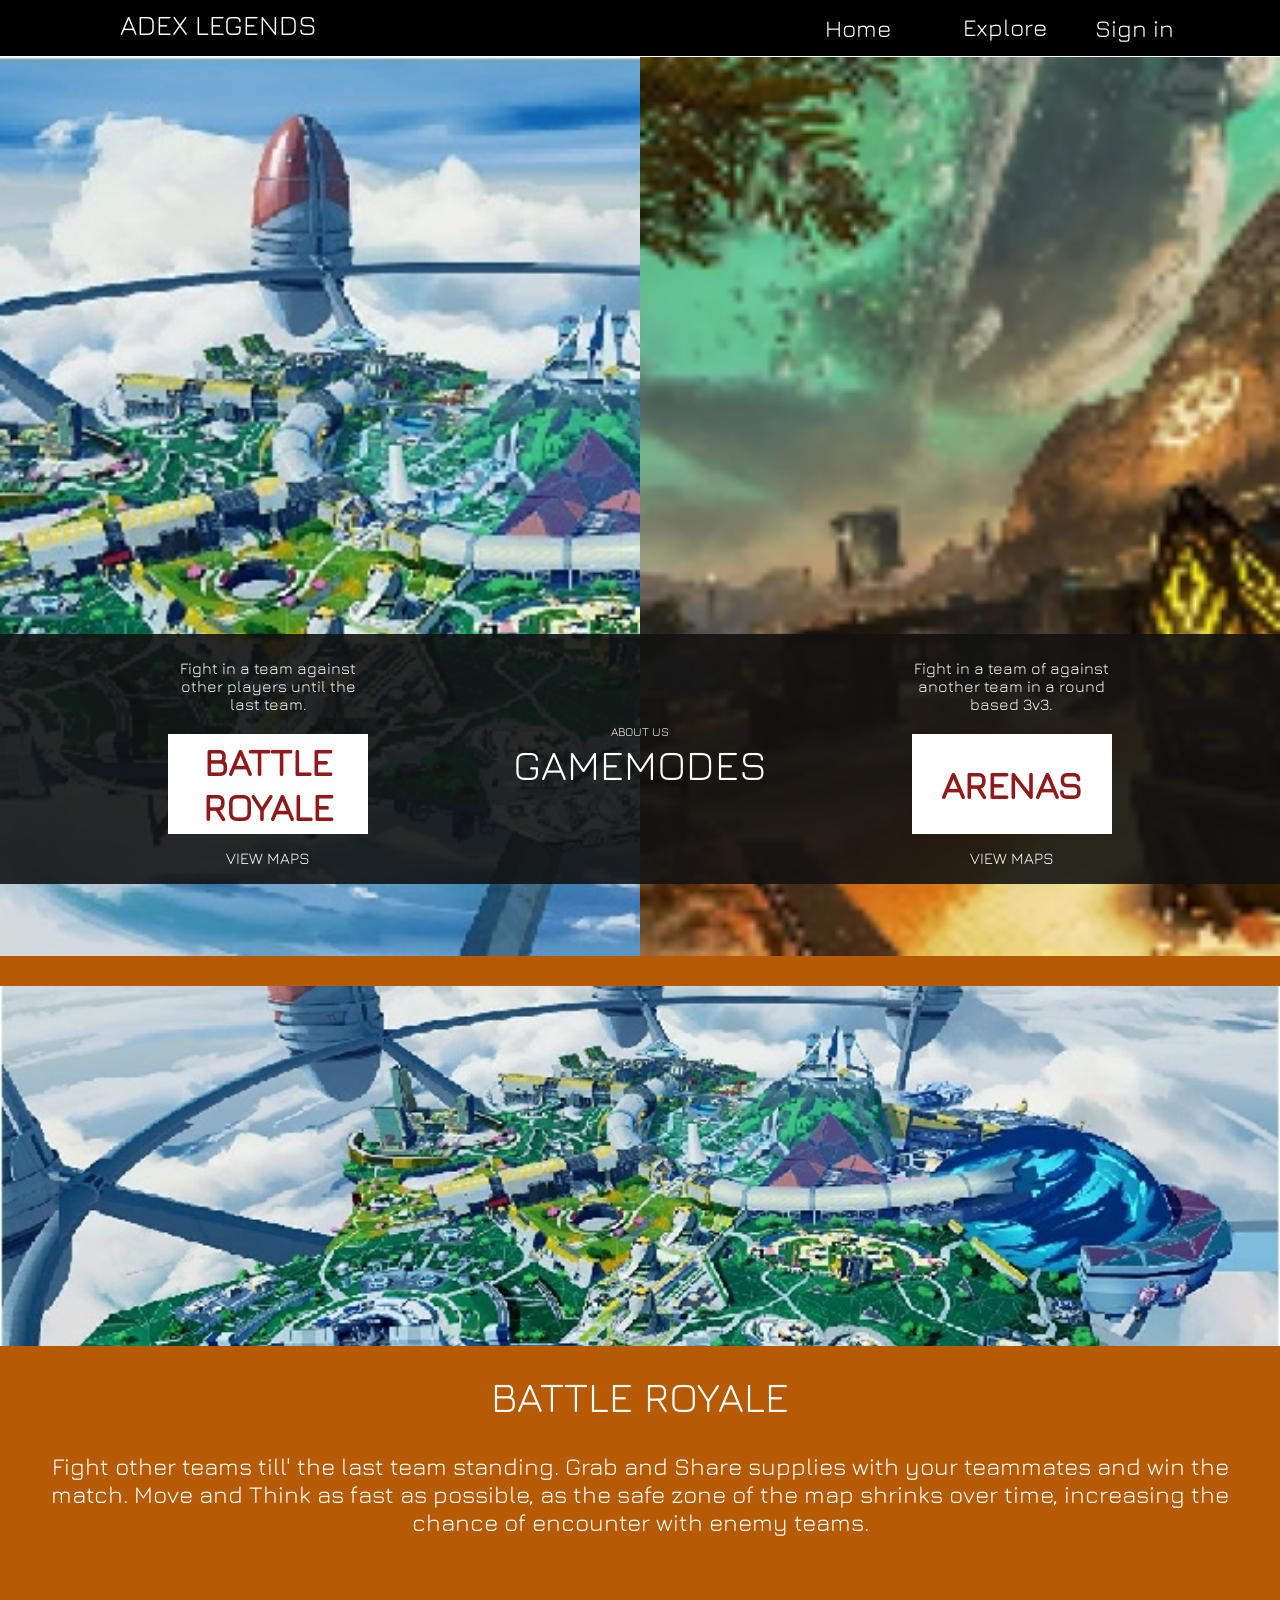
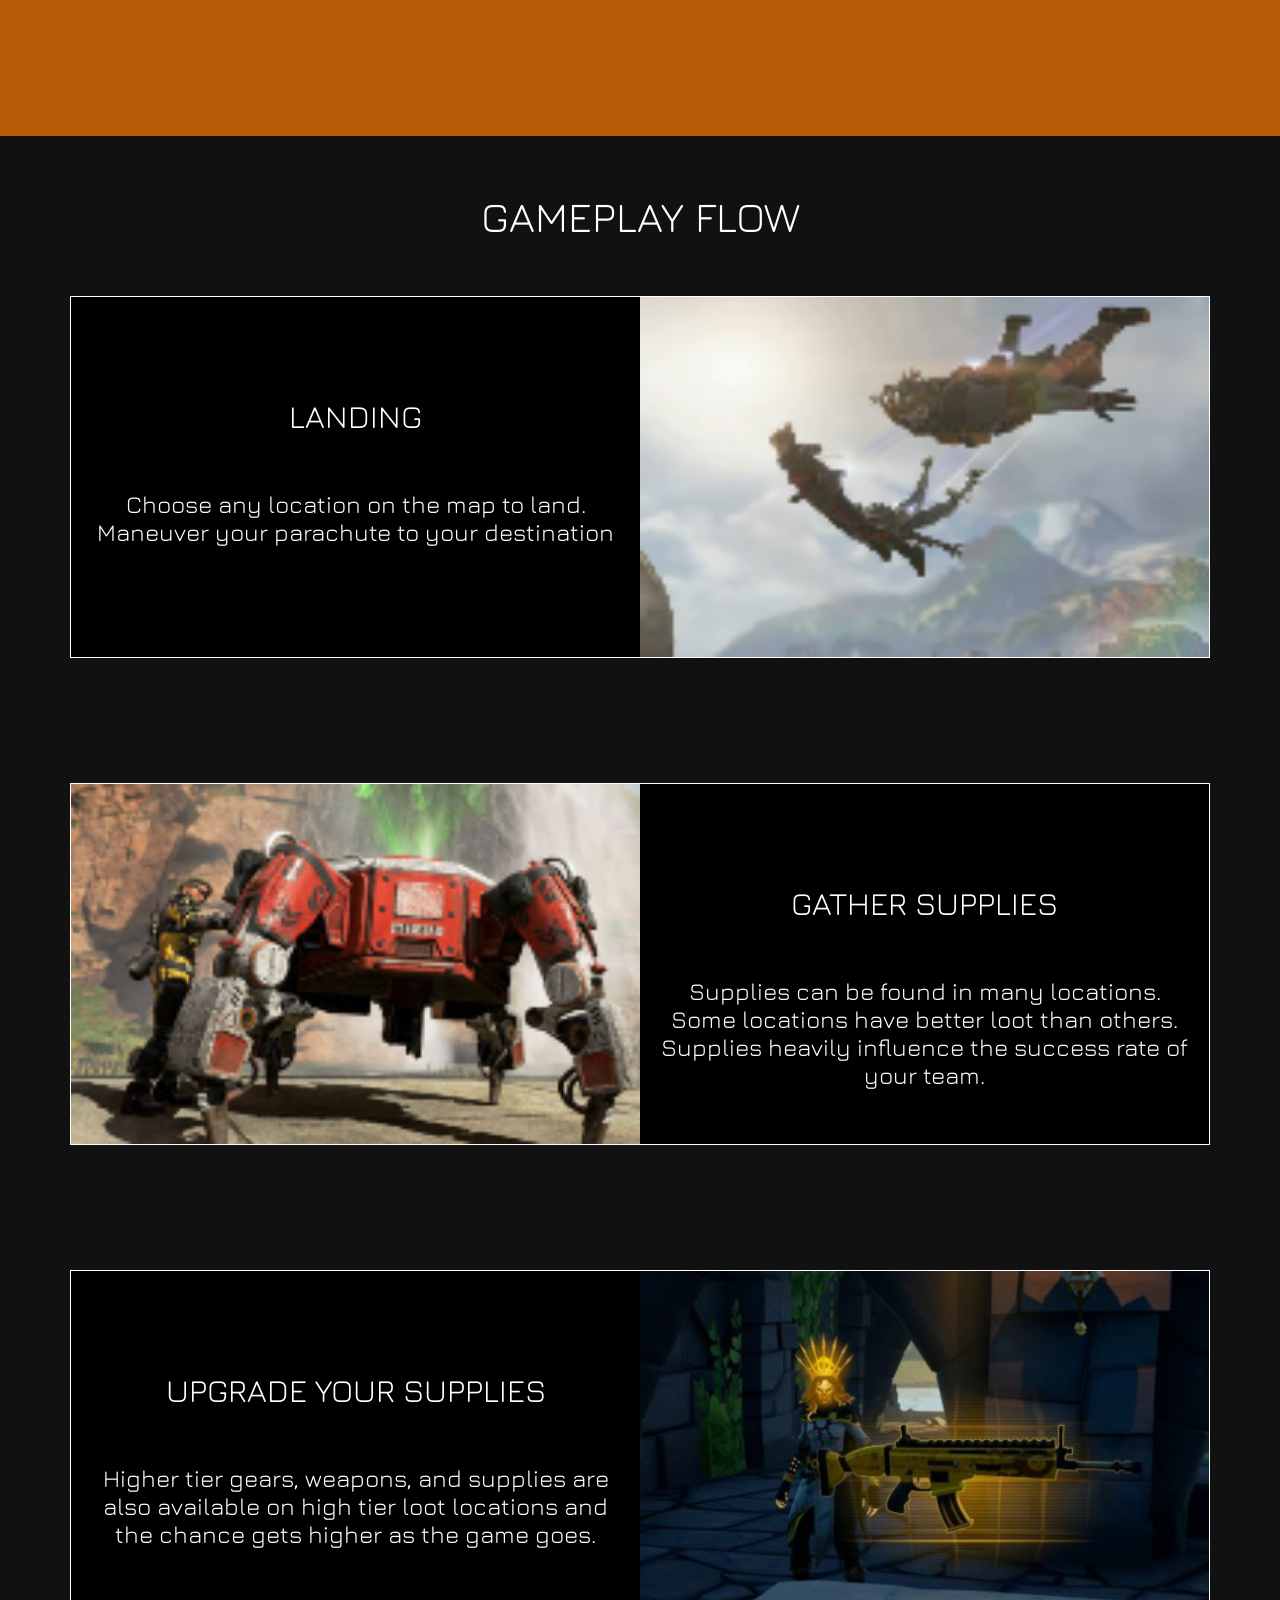
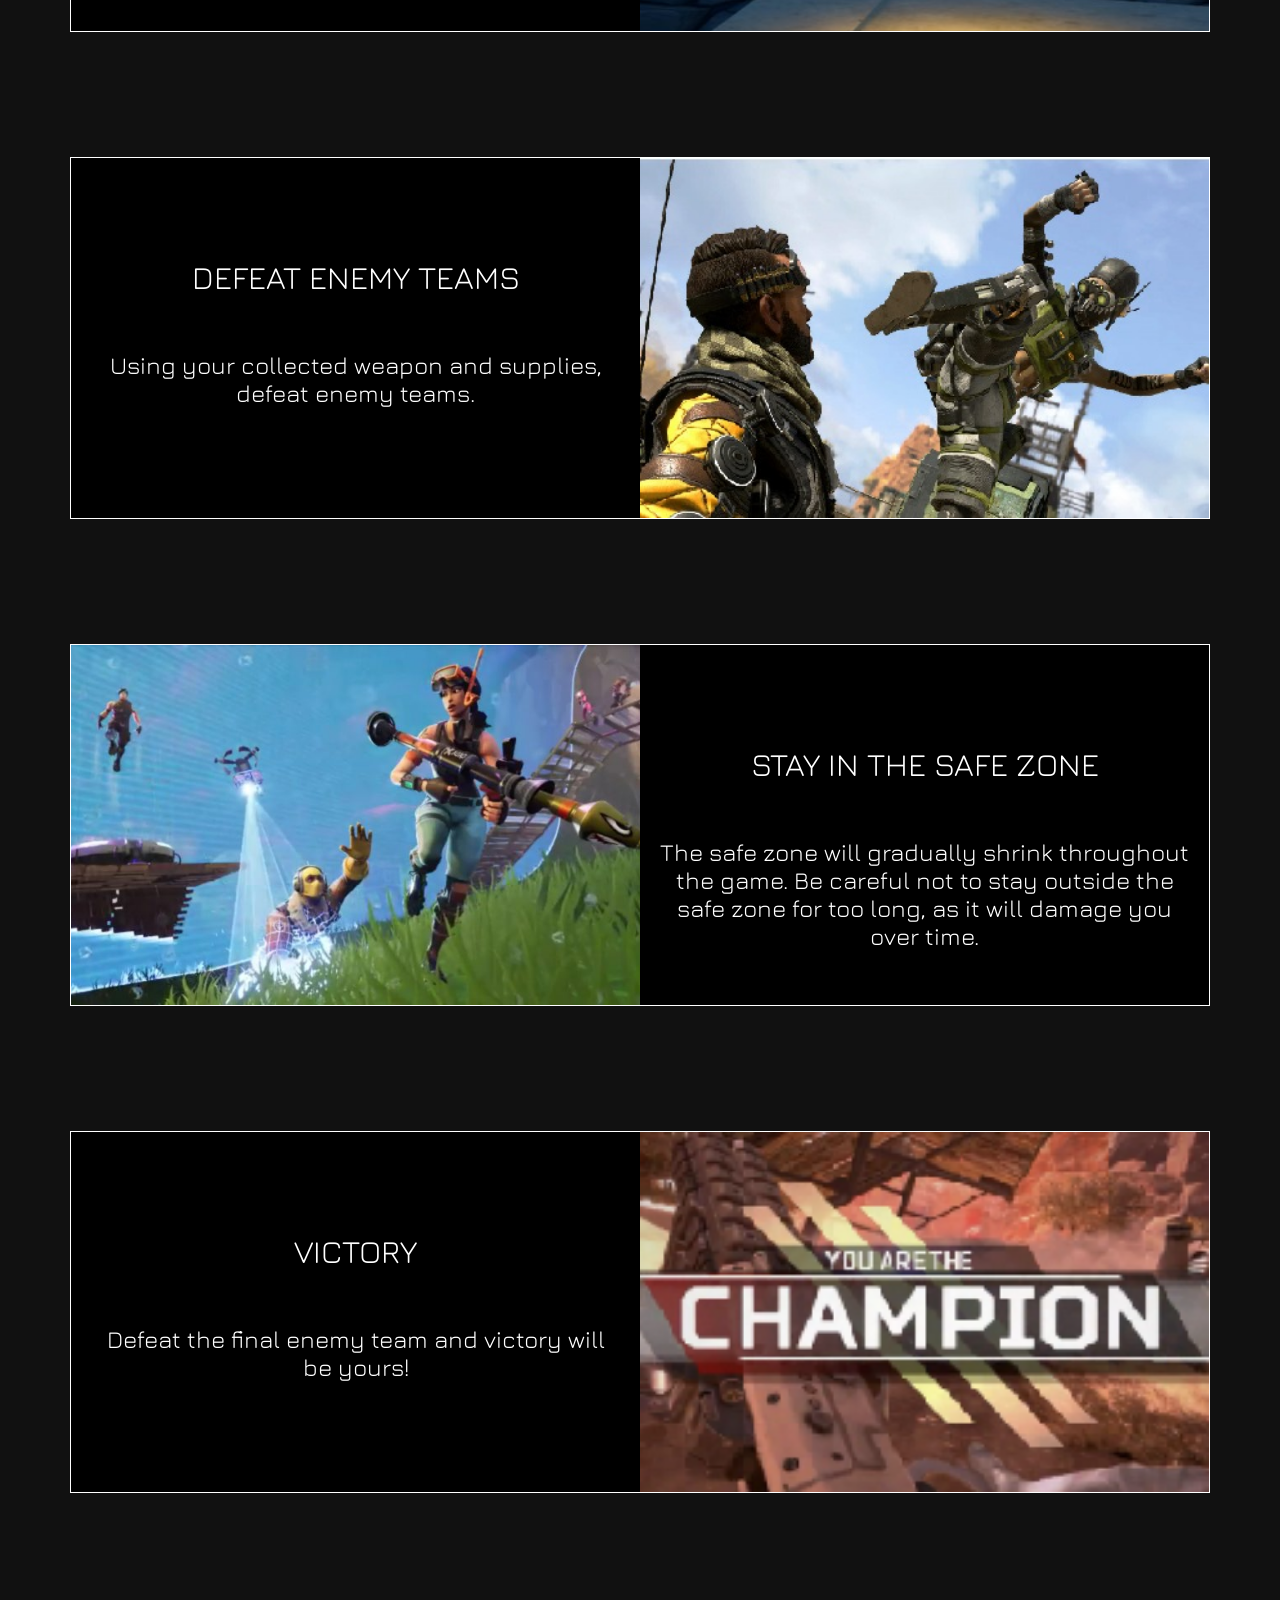
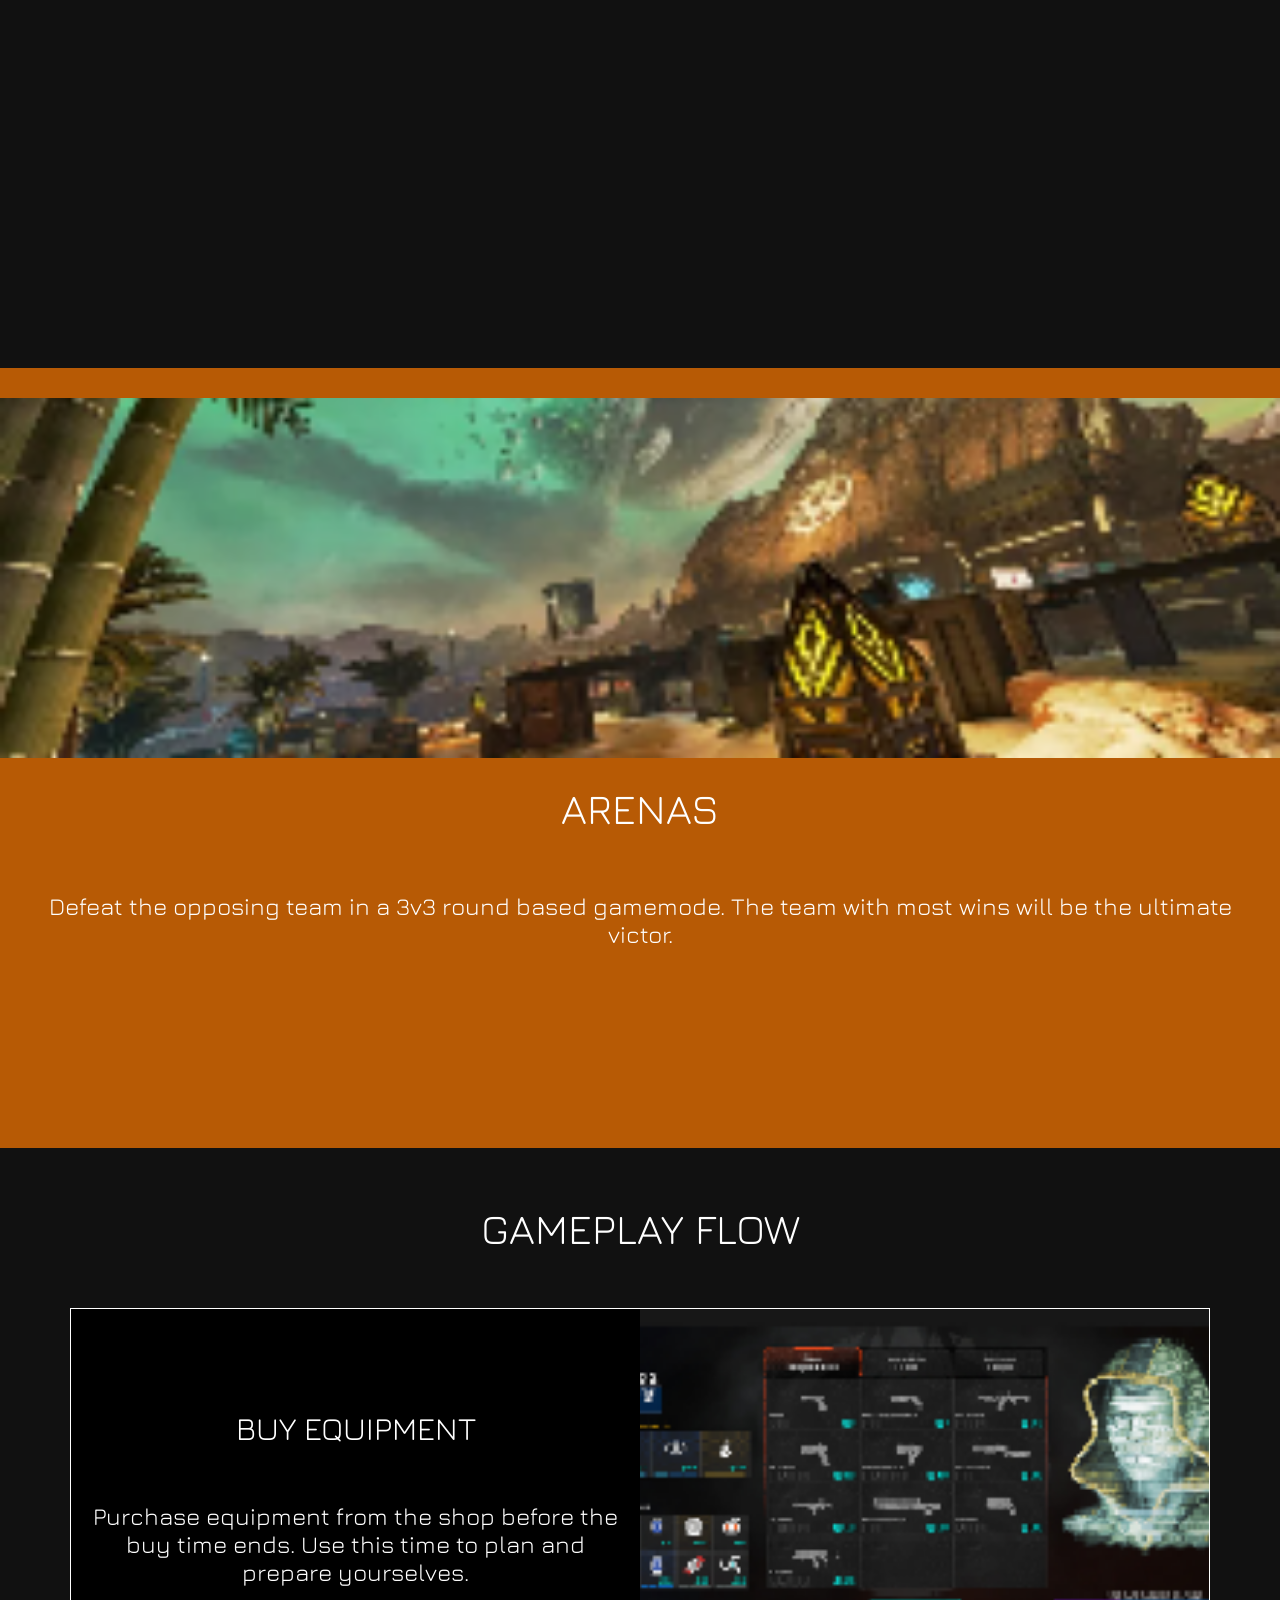
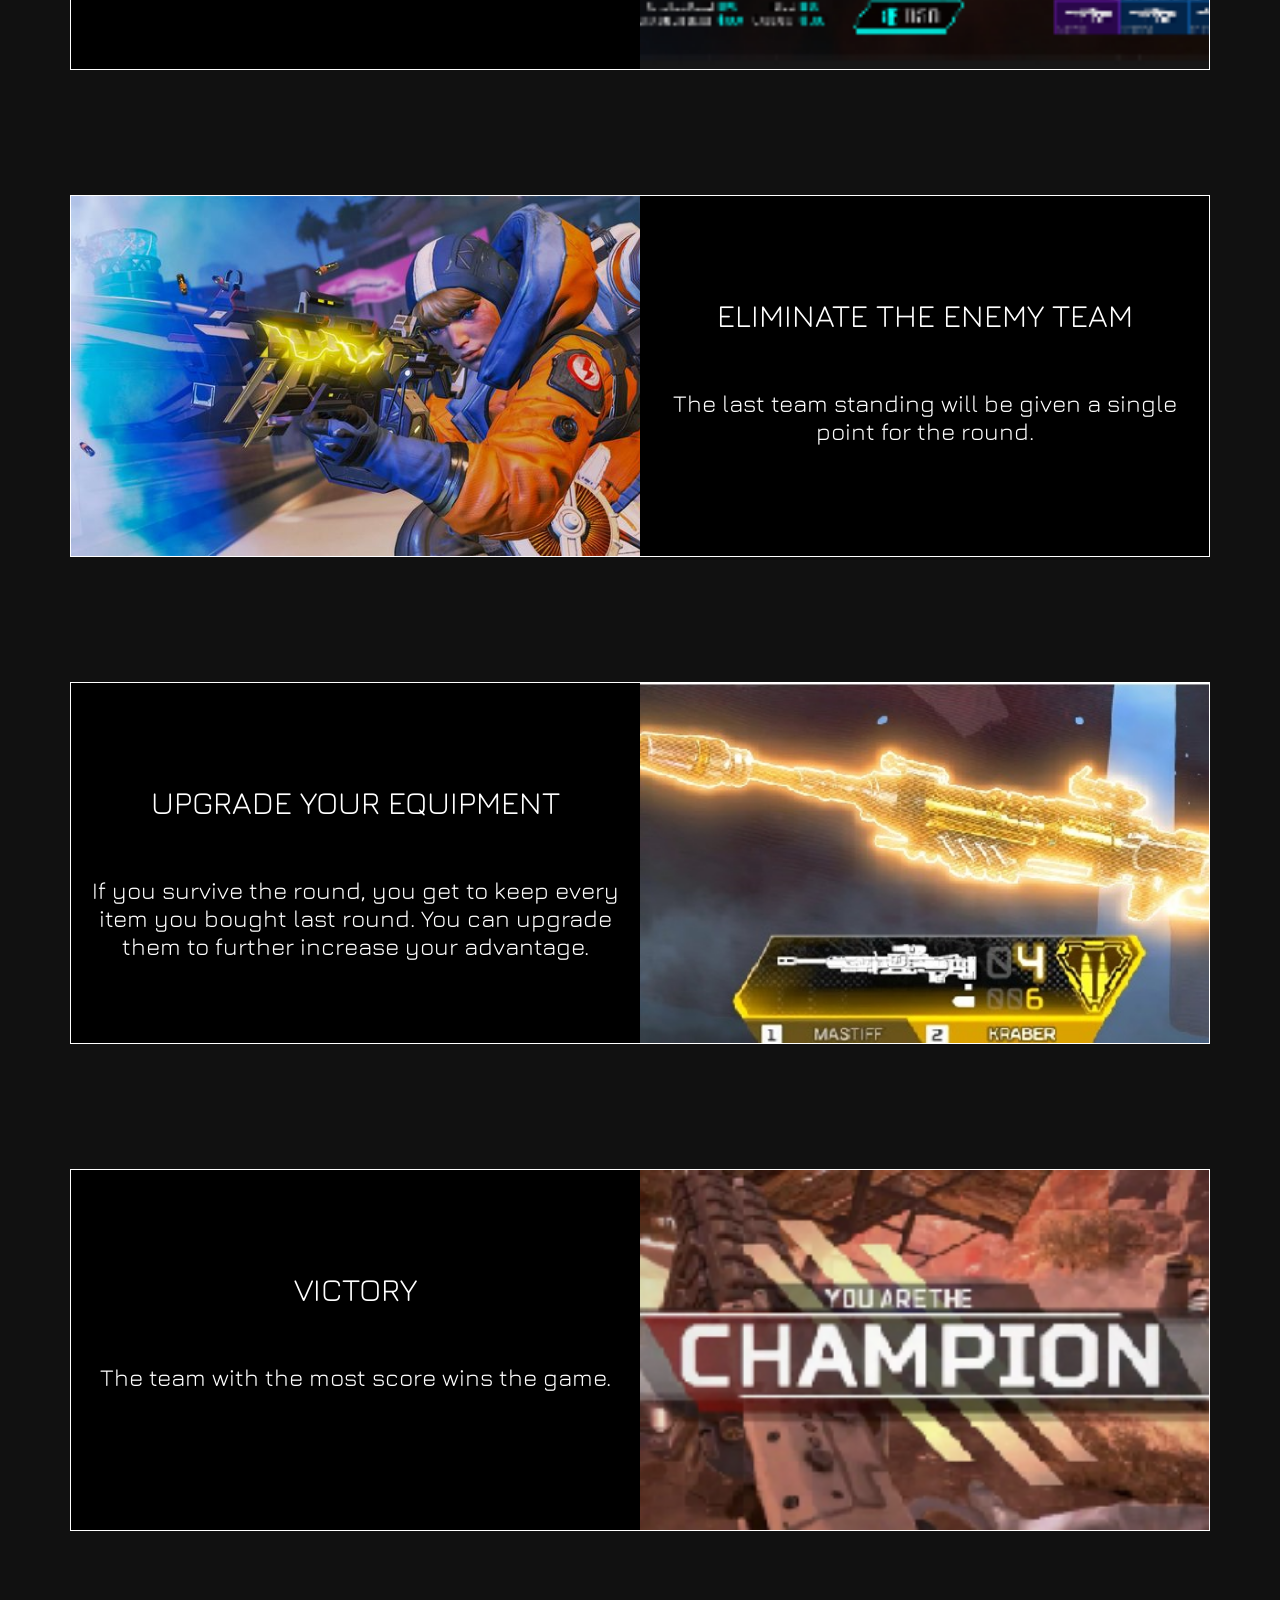
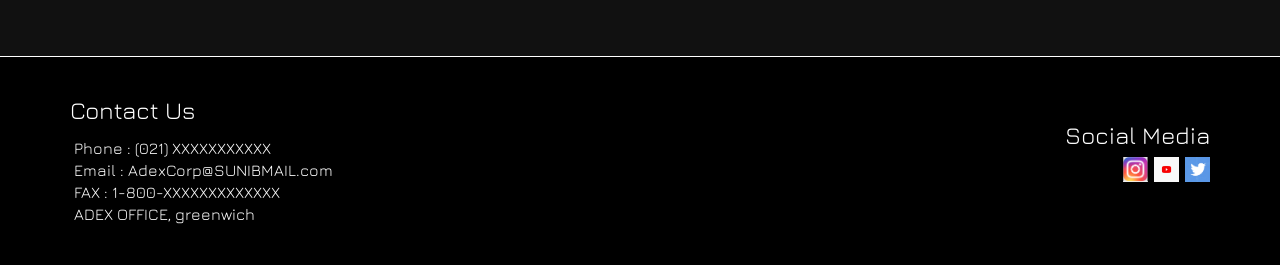
<file: aboutus.html>
<!DOCTYPE html>

<html>

<head>
    <title>About us</title>
    <link rel = "stylesheet" href = "styles/adex-header.css">
    <link rel = "stylesheet" href = "styles/general.css">
    <link rel = "stylesheet" href = "styles/aboutus-styles.css">
</head>

<body>

    <header>
        <div class = "headerss" >
            <div class = "burger-menu" onclick="toggleBurgerMenu()">
                 <div>
                     <img class = "burger-menu-icon" src = "Source IMG/burger-menu.png">
                 </div>
                 <div class = "burger-menu-dropdown" id = "toggle">
                    <a href="legendsPage.html"><div class= "option">Legends</div></a>
                    <a href = "maps.html"><div class= "option">Maps</div></a>
                    <a href = "aboutus.html"><div class= "option">About Us</div></a>
                 </div>
            </div>
            <div class = "Logo">
                ADEX LEGENDS
            </div>
            <div class = "header-right-menu">
                    <div class = "home-icon">
                        <a href = "index.html"> 
                        <img class = "home-icon-image" src = "Source IMG/home-image.png">
                        </a>        
                    </div>
                 
                <a href = "signin.html">
                    <div class = "signin-icon">
                        <a href = "signin.html">
                            <img class = "signin-icon-image" src = "Source IMG/—Pngtree—avatar icon profile icon member_5247852.png">
                        </a>
                    </div>
                </a>
                <div class = "home"><a class = "home-button-header" href="index.html">Home</a></div>
                <div class = "explore">
                    <div>Explore</div>
                    <div class = "explore-dropdown">
                        <a href="legendsPage.html"><div class= "option">Legends</div></a>
                        <a href = "maps.html"><div class= "option">Maps</div></a>
                        <a href = "aboutus.html"><div class= "option">About Us</div></a>
                    </div>
                </div>
                <div class = "signin"><a class = "signin-button-header" href="signin.html">Sign in</a></div>
            </div>
        </div>
    </header>

    <!--Landing page for about us page-->
    <div class = "aboutus-landing-images">
        <div>
            <img class = "aboutus-landing-image" src = "Source IMG/ABOUTUS/olympus-adex-legends.jpg">
        </div>
        <div>
            <img class = "aboutus-landing-image" src = "Source IMG/ABOUTUS/ARENAS.png">
        </div>
        <div class = "aboutus-landing-gamemodes"> <!-- Divide flex into 3 parts-->
            <div class = "aboutus-landing-gamemodes-divide">
                <div class = "divide-component"> <!-- Each div divided into its own parts-->
                    <div class = "divide-gamemode-desc">
                        Fight in a team against other players until the last team.
                    </div>
                    <div onclick= "scrollToTargetSh('#br');" class = "divide-button-holder">
                        <button class = "divide-button"> BATTLE ROYALE </button>
                    </div>
                    <div class = "divide-view-map">
                        <a href = "maps.html">VIEW MAPS</a>
                    </div>
                </div>
                <div class = "divide-component-center">
                    <div class = "divide-middle-text-container">
                        <div class = "about-us-text">ABOUT US </div>
                        <div class = "gamemodes-text">GAMEMODES</div>
                    </div>
                </div>
                <div class = "divide-component">
                    <div class = "divide-gamemode-desc">
                        Fight in a team of  against another team in a round based 3v3.
                    </div>
                    <div onclick= "scrollToTargetSh('#ar');" class = "divide-button-holder">
                        <button class = "divide-button"> ARENAS </button>
                    </div>
                    <div class = "divide-view-map">
                        <a href = "maps.html">VIEW MAPS</a>
                    </div>
                </div>
            </div>
        </div>
    </div>

    <!-- BATTLE ROYALE GAMEMODE-->
    <div class = "gamemode-intro" id ="#br">

        <div class = "gamemode-image-container">
            <img class = "gamemode-image" src = "Source IMG/ABOUTUS/olympus-adex-legends.jpg">
        </div>

        <div class = "gamemode-title" >
            BATTLE ROYALE  
        </div>
        <div class = "gamemode-description"> Fight other teams till&#39; the last team standing. 
            Grab and Share supplies with your teammates and win the match. Move and Think as fast as possible, 
            as the safe zone of the map shrinks over time, increasing the chance of encounter with enemy teams.</div>
    </div>

    <!-- BATTLE ROYALE ALL GAMEPLAY FLOW -->
    <div class = "gamemode-flow">

        <div class = "gamemode-flow-title">
            GAMEPLAY FLOW
        </div>

        <!-- GAMEPLAY FLOW CARDS -->

        <!-- Drop-->
        <div class = "gameplay-flow-left">
            <div class = "gameplay-flow-texts">
                <div class = "gameplay-flow-texts-container">
                    <div class = "gameplay-flow-title">
                        LANDING
                    </div>
                    <div class = "gameplay-flow-description">
                        Choose any location on the map to land. Maneuver your parachute to your destination
                    </div>                    
                </div>
            </div>
            <div class = "gameplay-flow-image">
                    <img class = "flow-image-container" src = "Source IMG/ABOUTUS/BATTLEROYALE_LANDING.PNG">
            </div>
        </div>

        <!-- Gather supplies-->
        <div class = "gameplay-flow-left">
            <div class = "gameplay-flow-image">
                    <img class = "flow-image-container" src = "Source IMG/ABOUTUS/BATTLEROYALE_GATHERSUPPLY.PNG">
            </div>
            <div class = "gameplay-flow-texts">
                <div class = "gameplay-flow-texts-container">
                    <div class = "gameplay-flow-title">
                        GATHER SUPPLIES
                    </div>
                    <div class = "gameplay-flow-description">
                        Supplies can be found in many locations. Some locations have better loot than others. 
                        Supplies heavily influence the success rate of your team.
                    </div>                    
                </div>
            </div>
        </div>

        <!-- Upgrade your supplies-->
        <div class = "gameplay-flow-left">
            <div class = "gameplay-flow-texts">
                <div class = "gameplay-flow-texts-container">
                    <div class = "gameplay-flow-title">
                        UPGRADE YOUR SUPPLIES
                    </div>
                    <div class = "gameplay-flow-description">
                        Higher tier gears, weapons, 
                        and supplies are also available on high tier loot locations 
                        and the chance gets higher as the game goes. 
                    </div>                    
                </div>
            </div>
            <div class = "gameplay-flow-image">
                    <img class = "flow-image-container" src = "Source IMG/ABOUTUS/BATTLEROYALE_UPGRADESUPPLY.PNG">
            </div>
        </div>

        <!-- DEFEAT ENEMY TEAMS-->
        <div class = "gameplay-flow-left">
            <div class = "gameplay-flow-texts">
                <div class = "gameplay-flow-texts-container">
                    <div class = "gameplay-flow-title">
                        DEFEAT ENEMY TEAMS
                    </div>
                    <div class = "gameplay-flow-description">
                        Using your collected weapon and supplies, defeat enemy teams. 
                    </div>                    
                </div>
            </div>
            <div class = "gameplay-flow-image">
                    <img class = "flow-image-container" src = "Source IMG/ABOUTUS/BATTLEROYALE_DEFEATENEMY.jpg">
            </div>
        </div>

        <!-- Stay in the safe zone-->
        <div class = "gameplay-flow-left">
            <div class = "gameplay-flow-image">
                    <img class = "flow-image-container" src = "Source IMG/ABOUTUS/BATTLEROYALE_AVOIDDANGERZONE.jpg">
            </div>
            <div class = "gameplay-flow-texts">
                <div class = "gameplay-flow-texts-container">
                    <div class = "gameplay-flow-title">
                        STAY IN THE SAFE ZONE
                    </div>
                    <div class = "gameplay-flow-description">
                        The safe zone will gradually shrink throughout the game. Be careful not to stay outside 
                        the safe zone for too long, as it will damage you over time.
                    </div>                    
                </div>
            </div>
        </div>

        <!-- Victory -->
        <div class = "gameplay-flow-left">
            <div class = "gameplay-flow-texts">
                <div class = "gameplay-flow-texts-container">
                    <div class = "gameplay-flow-title">
                        VICTORY
                    </div>
                    <div class = "gameplay-flow-description">
                        Defeat the final enemy team and victory will be yours!
                    </div>                    
                </div>
            </div>
            <div class = "gameplay-flow-image">
                    <img class = "flow-image-container" src = "Source IMG/ABOUTUS/BATTLEROYALE_VICTORY.PNG">
            </div>
        </div> 

    </div>

        <!-- ARENAS GAMEMODE-->
        <div class = "gamemode-intro" id ="#ar">

            <div class = "gamemode-image-container">
                <img class = "gamemode-image" src = "Source IMG/ABOUTUS/ARENAS.png">
            </div>
    
            <div class = "gamemode-title">
                ARENAS   
            </div>
            <div class = "gamemode-description"> 
                Defeat the opposing team in a 3v3 round based gamemode. 
                The team with most wins will be the ultimate victor.</div>
        </div>

   <!-- ARENAS ALL GAMEPLAY FLOW -->
   <div class = "gamemode-flow-arenas">

    <div class = "gamemode-flow-title">
        GAMEPLAY FLOW
    </div>

    <!-- GAMEPLAY FLOW CARDS -->

    <!-- Buy Equipment -->
    <div class = "gameplay-flow-left">
        <div class = "gameplay-flow-texts">
            <div class = "gameplay-flow-texts-container">
                <div class = "gameplay-flow-title">
                    BUY EQUIPMENT
                </div>
                <div class = "gameplay-flow-description">
                    Purchase equipment from the shop before the buy time ends. 
                    Use this time to plan and prepare yourselves.
                </div>                    
            </div>
        </div>
        <div class = "gameplay-flow-image">
                <img class = "flow-image-container" src = "Source IMG/ABOUTUS/ARENAS_BUY.png">
        </div>
    </div>

    <!-- Eliminate the enemy team-->
    <div class = "gameplay-flow-left">
        <div class = "gameplay-flow-image">
                <img class = "flow-image-container" src = "Source IMG/ABOUTUS/ARENAS_DEFEAT.jpg">
        </div>
        <div class = "gameplay-flow-texts">
            <div class = "gameplay-flow-texts-container">
                <div class = "gameplay-flow-title">
                    ELIMINATE THE ENEMY TEAM
                </div>
                <div class = "gameplay-flow-description">
                    The last team standing will be given a single point for the round.
                </div>                    
            </div>
        </div>
    </div>

    <!-- Upgrade your equipment-->
    <div class = "gameplay-flow-left">
        <div class = "gameplay-flow-texts">
            <div class = "gameplay-flow-texts-container">
                <div class = "gameplay-flow-title">
                    UPGRADE YOUR EQUIPMENT
                </div>
                <div class = "gameplay-flow-description">
                    If you survive the round, you get to keep every item you bought last round. 
                    You can upgrade them to further increase your advantage.
                </div>                    
            </div>
        </div>
        <div class = "gameplay-flow-image">
                <img class = "flow-image-container" src = "Source IMG/ABOUTUS/ARENAS_UPGRADE.jpg">
        </div>
    </div>

    <!-- Victory -->
    <div class = "gameplay-flow-left">
        <div class = "gameplay-flow-texts">
            <div class = "gameplay-flow-texts-container">
                <div class = "gameplay-flow-title">
                    VICTORY
                </div>
                <div class = "gameplay-flow-description">
                    The team with the most score wins the game.
                </div>                    
            </div>
        </div>
        <div class = "gameplay-flow-image">
                <img class = "flow-image-container" src = "Source IMG/ABOUTUS/BATTLEROYALE_VICTORY.PNG">
        </div>
    </div>



    <footer>
        <div class = "footerr" >
            <div class = "footer-left">
                <div class = "footer-big">
                    Contact Us
                </div>
                <div class = "contact"> Phone : (021) XXXXXXXXXXX </div>
                <div class = "contact"> Email : AdexCorp@SUNIBMAIL.com </div>
                <div class = "contact"> FAX : 1-800-XXXXXXXXXXXXX </div>
                <div class = "contact"> ADEX OFFICE, greenwich </div>
            </div>
            <div class = "footer-right">
                <div class = "footer-big">
                    Social Media
                    <div class = "footer-social-media-logos">
                        <img class = "footer-social-media" src = "Source IMG/INSTA_LOGO.png">
                        <img class = "footer-social-media" src = "Source IMG/youtube-logo-illustration.jpg">
                        <img class = "footer-social-media" src = "Source IMG/62399a440fbf6.png">
                    </div>

                </div>
            </div>
        </div>
    </footer>






</body>
<script src = "JavaScript/toggleBurgerMenu.js"></script>
<script src = "JavaScript/aboutus-scroll.js"></script>

</html>
</file>
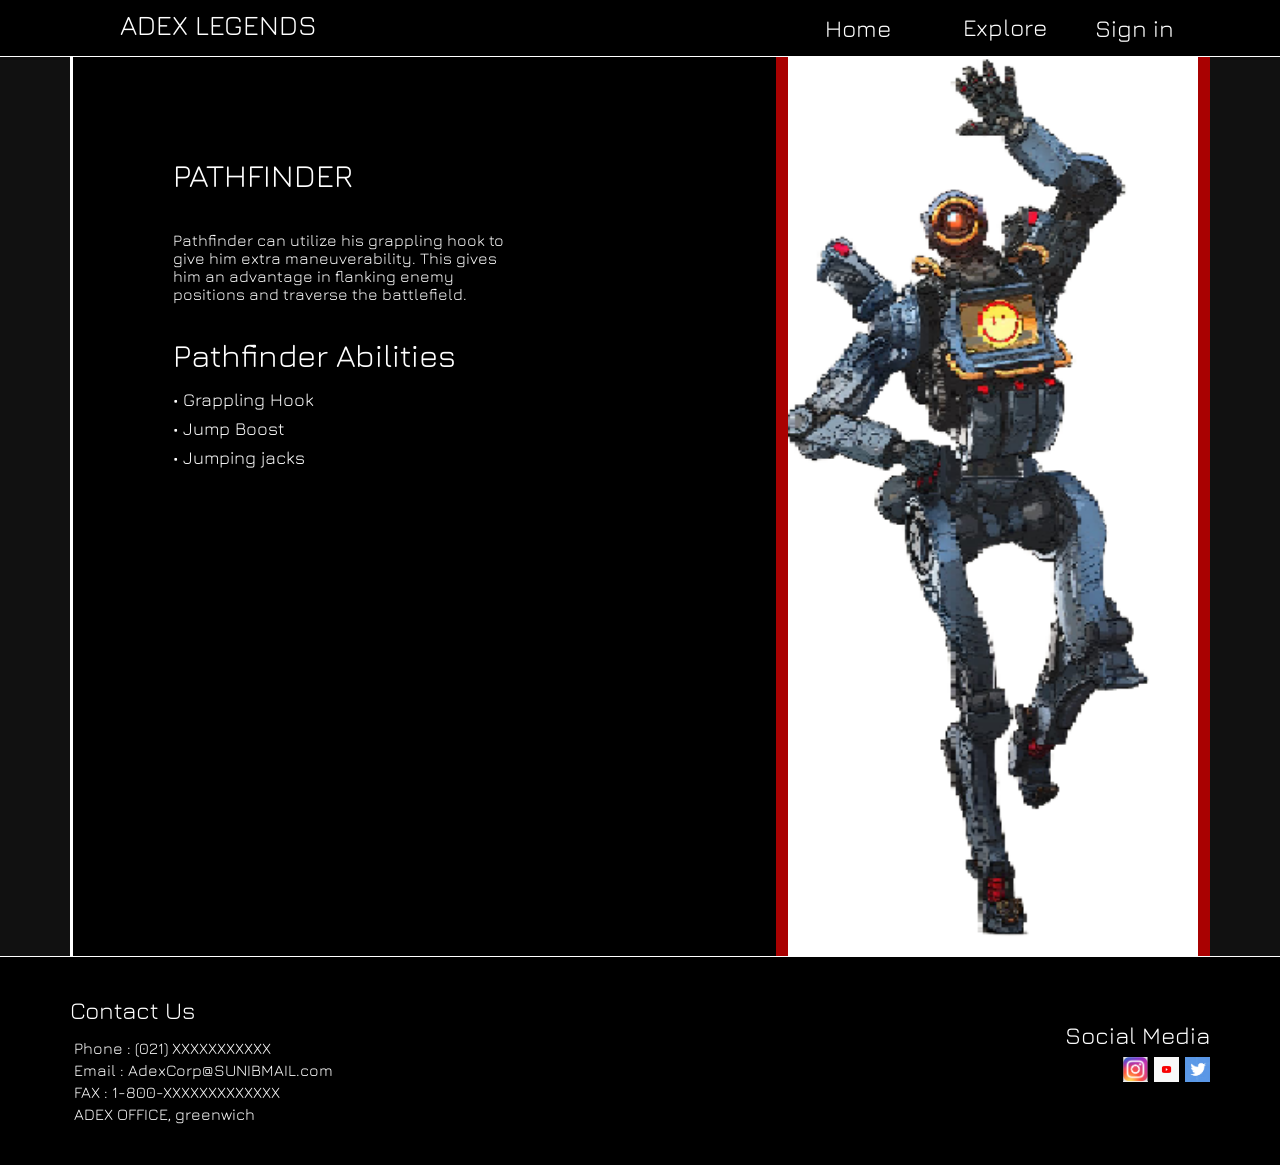
<file: legend-view.html>
<!DOCTYPE html>

<html>

    <head>
        <link rel = "stylesheet" href = "styles/adex-header.css">
        <link rel = "stylesheet" href = "styles/general.css">
        <link rel = "stylesheet" href = "styles/legend-view-style.css">
    </head>

<body>

    <header>
        <div class = "headerss" >
            <div class = "burger-menu" onclick="toggleBurgerMenu()">
                 <div>
                     <img class = "burger-menu-icon" src = "Source IMG/burger-menu.png">
                 </div>
                 <div class = "burger-menu-dropdown" id = "toggle">
                    <a href="legendsPage.html"><div class= "option">Legends</div></a>
                    <a href = "maps.html"><div class= "option">Maps</div></a>
                    <a href = "aboutus.html"><div class= "option">About Us</div></a>
                 </div>
            </div>
            <div class = "Logo">
                ADEX LEGENDS
            </div>
            <div class = "header-right-menu">
                    <div class = "home-icon">
                        <a href = "index.html"> 
                        <img class = "home-icon-image" src = "Source IMG/home-image.png">
                        </a>        
                    </div>
                 
                <a href = "signin.html">
                    <div class = "signin-icon">
                        <a href = "signin.html">
                            <img class = "signin-icon-image" src = "Source IMG/—Pngtree—avatar icon profile icon member_5247852.png">
                        </a>
                    </div>
                </a>
                <div class = "home"><a class = "home-button-header" href="index.html">Home</a></div>
                <div class = "explore">
                    <div>Explore</div>
                    <div class = "explore-dropdown">
                        <a href="legendsPage.html"><div class= "option">Legends</div></a>
                        <a href = "maps.html"><div class= "option">Maps</div></a>
                        <a href = "aboutus.html"><div class= "option">About Us</div></a>
                    </div>
                </div>
                <div class = "signin"><a class = "signin-button-header" href="signin.html">Sign in</a></div>
            </div>
        </div>
    </header>

    <div class = "legends-background">
        <div class = "legend-panels-holder">
            <div class = "legend-description-panel">
                <div class = "legend-description-grid">
                    <div class = "legend-name">PATHFINDER</div>
                    <div class = "legend-description">Pathfinder can utilize his grappling hook to give him extra maneuverability. 
                        This gives him an advantage in flanking enemy positions and traverse the battlefield. 
                    </div>
                    <div class = "legend-ability-title">Pathfinder Abilities</div>
                    <div class = "legend-abilities">
                        <div>&#8226; Grappling Hook</div>
                        <div>&#8226; Jump Boost</div>
                        <div>&#8226; Jumping jacks</div>
                    </div>
                </div>
            </div>
            <div class = "legend-image-panel">
                <img class = "legend-image" src = "Source IMG/LEGENDS/PATHFINDER.png">
            </div>
        </div>
    </div>





    <footer>
        <div class = "footerr" >
            <div class = "footer-left">
                <div class = "footer-big">
                    Contact Us
                </div>
                <div class = "contact"> Phone : (021) XXXXXXXXXXX </div>
                <div class = "contact"> Email : AdexCorp@SUNIBMAIL.com </div>
                <div class = "contact"> FAX : 1-800-XXXXXXXXXXXXX </div>
                <div class = "contact"> ADEX OFFICE, greenwich </div>
            </div>
            <div class = "footer-right">
                <div class = "footer-big">
                    Social Media
                    <div class = "footer-social-media-logos">
                        <img class = "footer-social-media" src = "Source IMG/INSTA_LOGO.png">
                        <img class = "footer-social-media" src = "Source IMG/youtube-logo-illustration.jpg">
                        <img class = "footer-social-media" src = "Source IMG/62399a440fbf6.png">
                    </div>

                </div>
            </div>
        </div>
    </footer>


</body>

<script src = "JavaScript/toggleBurgerMenu.js"></script>

</html>
</file>
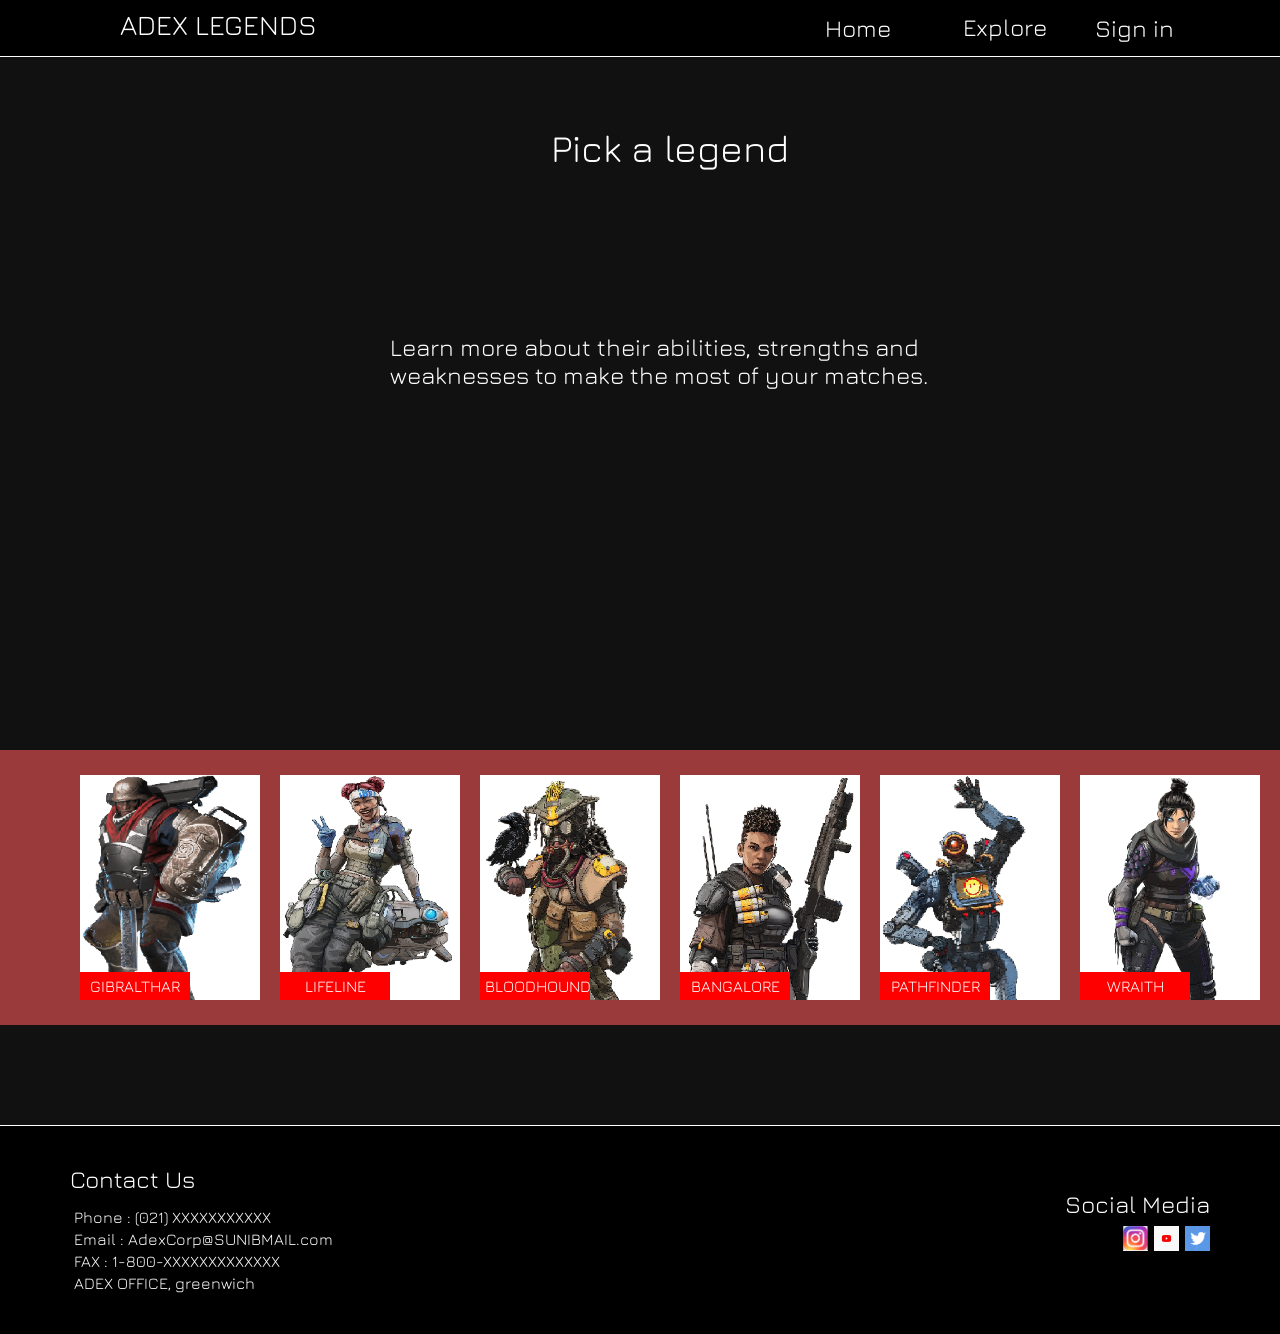
<file: legendsPage.html>
<!DOCTYPE html>

<html>

    <head>
        <title>Legends</title>
        <link rel = "stylesheet" href = "styles/adex-header.css">
        <link rel = "stylesheet" href = "styles/general.css">
        <link rel = "stylesheet" href = "styles/legends-page.css">
    </head>

    <body>

        <header>
            <div class = "headerss" >
                <div class = "burger-menu" onclick="toggleBurgerMenu()">
                     <div>
                         <img class = "burger-menu-icon" src = "Source IMG/burger-menu.png">
                     </div>
                     <div class = "burger-menu-dropdown" id = "toggle">
                        <a href="legendsPage.html"><div class= "option">Legends</div></a>
                        <a href = "maps.html"><div class= "option">Maps</div></a>
                        <a href = "aboutus.html"><div class= "option">About Us</div></a>
                     </div>
                </div>
                <div class = "Logo">
                    ADEX LEGENDS
                </div>
                <div class = "header-right-menu">
                        <div class = "home-icon">
                            <a href = "index.html"> 
                            <img class = "home-icon-image" src = "Source IMG/home-image.png">
                            </a>        
                        </div>
                     
                    <a href = "signin.html">
                        <div class = "signin-icon">
                            <a href = "signin.html">
                                <img class = "signin-icon-image" src = "Source IMG/—Pngtree—avatar icon profile icon member_5247852.png">
                            </a>
                        </div>
                    </a>
                    <div class = "home"><a class = "home-button-header" href="index.html">Home</a></div>
                    <div class = "explore">
                        <div>Explore</div>
                        <div class = "explore-dropdown">
                            <a href="legendsPage.html"><div class= "option">Legends</div></a>
                            <a href = "maps.html"><div class= "option">Maps</div></a>
                            <a href = "aboutus.html"><div class= "option">About Us</div></a>
                        </div>
                    </div>
                    <div class = "signin"><a class = "signin-button-header" href="signin.html">Sign in</a></div>
                </div>
            </div>
        </header>

        <!-- Body-->
        <div class = "legends-background">
            <div class = "legends-background-title">Pick a legend</div>
            <div class = "legends-background-description"> Learn more about their abilities, strengths and weaknesses to make the most of your matches. </div>
            <div class = "legends-list"> 

                
                <div class = "legend-card-container">
                    <!-- Gibraltar -->
                    <a href = "Legend-Pages/legend-gibralthar.html">
                        <div class = "legend-card">
                            <img class = "legend-card-image" src = "Source IMG/LEGENDS/kindpng_2559984.png"> 
                            <div class = "legend-card-name">GIBRALTHAR</div>                      
                        </div>
                    </a>

                    <!-- Lifeline -->
                    <a href = "Legend-Pages/legend-lifeline.html">
                        <div class = "legend-card">
                            <img class = "legend-card-image" src = "Source IMG/LEGENDS/LIFELINE.png"> 
                            <div class = "legend-card-name">LIFELINE</div>                      
                        </div>
                    </a>

                    <!-- BloodHound -->
                    <a href = "Legend-Pages/legend-bloodhound.html">
                        <div class = "legend-card">
                            <img class = "legend-card-image" src = "Source IMG/LEGENDS/BLOODHOUND.png"> 
                            <div class = "legend-card-name">BLOODHOUND</div>                      
                        </div>
                    </a>


                    <!-- Bangalore -->
                    <a href = "Legend-Pages/legend-bangalore.html">
                        <div class = "legend-card">
                            <img class = "legend-card-image" src = "Source IMG/LEGENDS/BANGALORE.png"> 
                            <div class = "legend-card-name">BANGALORE</div>                      
                        </div>
                    </a>

                    <!-- Pathfinder -->
                    <a href = "Legend-Pages/legend-pathfinder.html">
                        <div class = "legend-card">
                            <img class = "legend-card-image" src = "Source IMG/LEGENDS/PATHFINDER.png"> 
                            <div class = "legend-card-name">PATHFINDER</div>                      
                        </div>
                    </a>


                    <!-- Wraith  -->
                    <a href = "Legend-Pages/legend-wraith.html">
                        <div class = "legend-card">
                            <img class = "legend-card-image" src = "Source IMG/LEGENDS/WRAITH.png"> 
                            <div class = "legend-card-name">WRAITH</div>                      
                        </div>
                    </a>

                </div>

            </div>
        </div>



        <footer>
            <div class = "footerr" >
                <div class = "footer-left">
                    <div class = "footer-big">
                        Contact Us
                    </div>
                    <div class = "contact"> Phone : (021) XXXXXXXXXXX </div>
                    <div class = "contact"> Email : AdexCorp@SUNIBMAIL.com </div>
                    <div class = "contact"> FAX : 1-800-XXXXXXXXXXXXX </div>
                    <div class = "contact"> ADEX OFFICE, greenwich </div>
                </div>
                <div class = "footer-right">
                    <div class = "footer-big">
                        Social Media
                        <div class = "footer-social-media-logos">
                            <img class = "footer-social-media" src = "Source IMG/INSTA_LOGO.png">
                            <img class = "footer-social-media" src = "Source IMG/youtube-logo-illustration.jpg">
                            <img class = "footer-social-media" src = "Source IMG/62399a440fbf6.png">
                        </div>
    
                    </div>
                </div>
            </div>
        </footer>

    </body>

    <script src = "JavaScript/toggleBurgerMenu.js"></script>
</html>
</file>
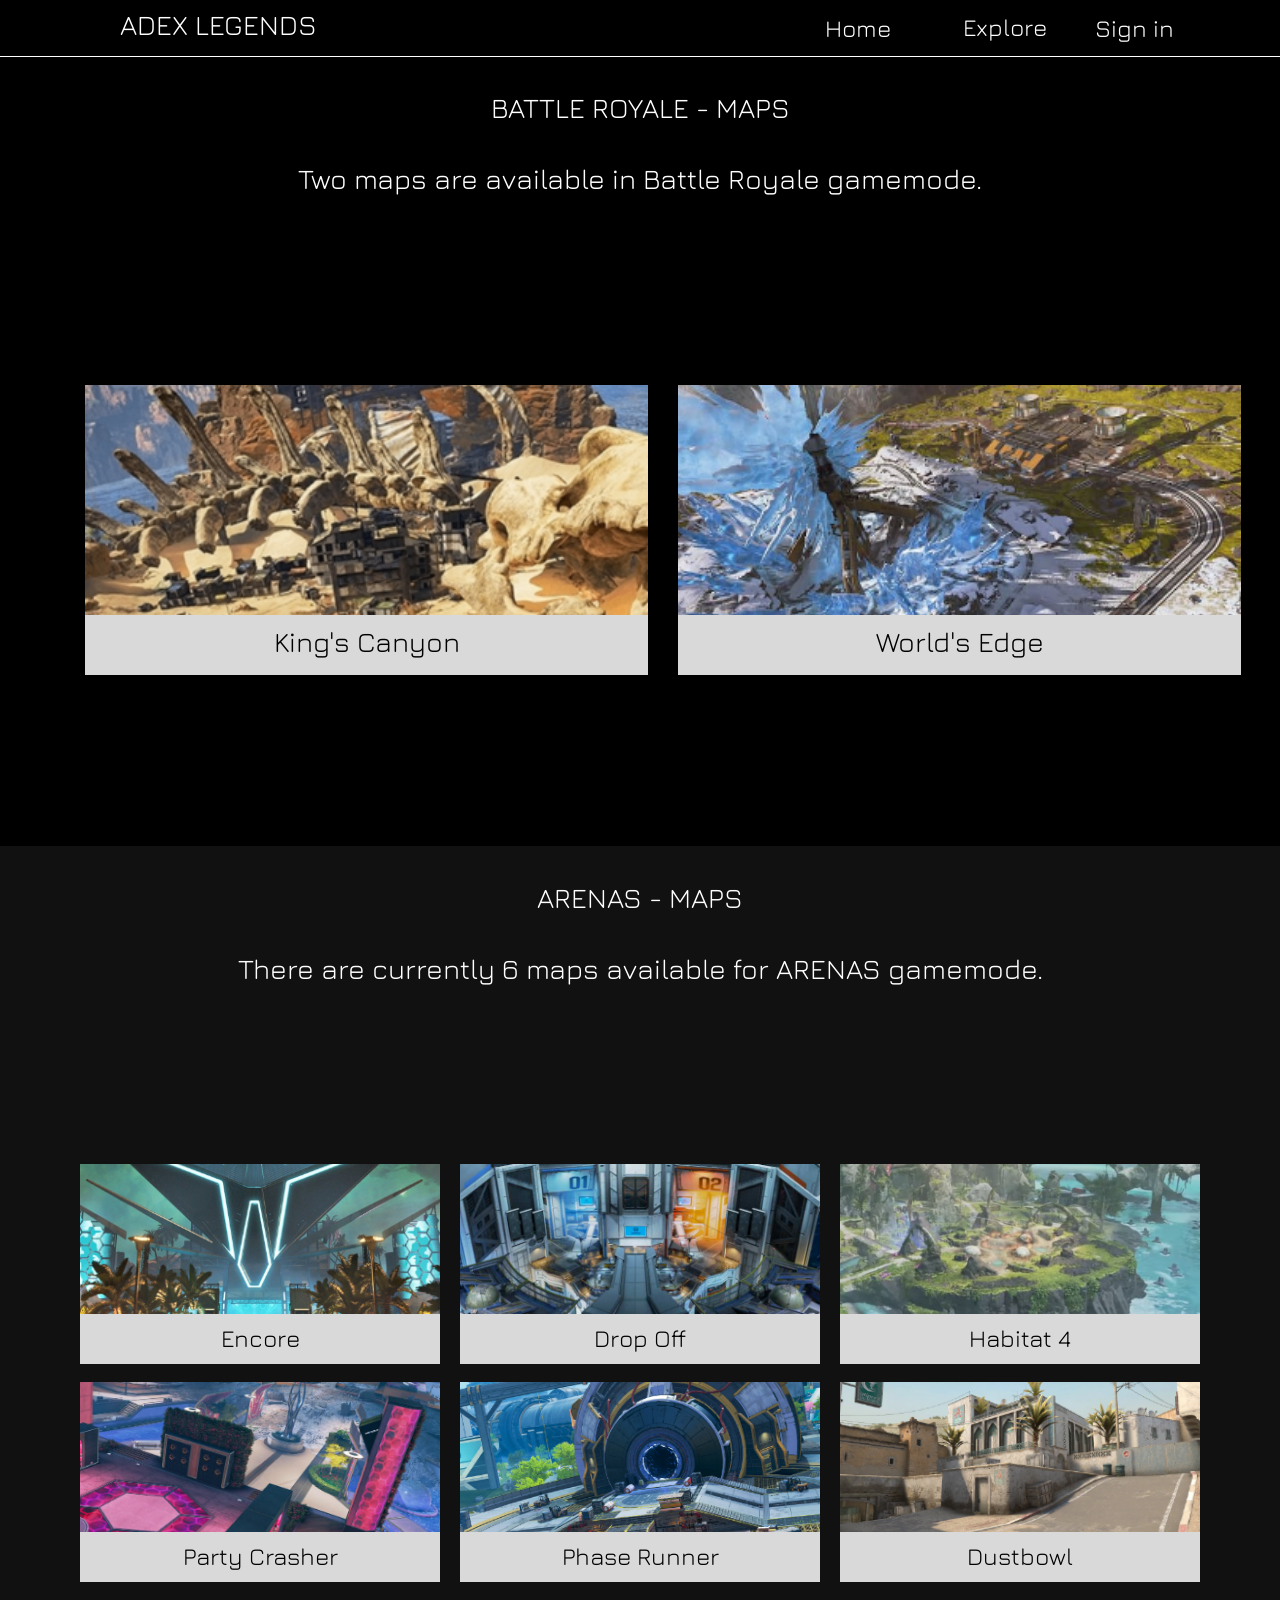
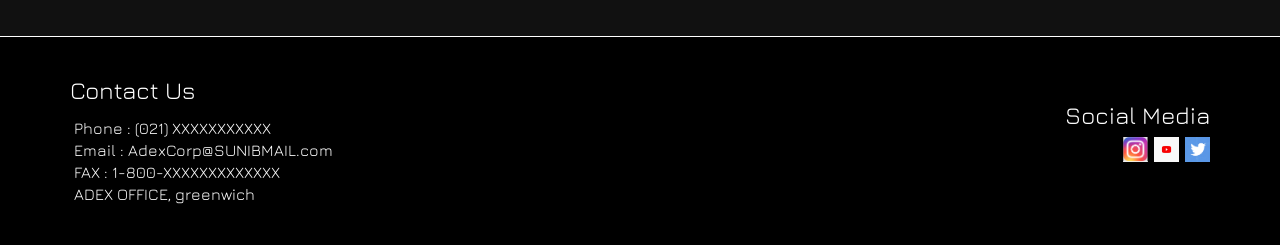
<file: maps.html>
<!DOCTYPE html>

<html>

<head>
    <title>All Maps</title>
    <link rel = "stylesheet" href = "styles/adex-header.css">
    <link rel = "stylesheet" href = "styles/general.css">
    <link rel = "stylesheet" href = "styles/maps-styles.css">
</head>

<body>

    <header>
        <div class = "headerss" >
            <div class = "burger-menu" onclick="toggleBurgerMenu()">
                 <div>
                     <img class = "burger-menu-icon" src = "Source IMG/burger-menu.png">
                 </div>
                 <div class = "burger-menu-dropdown" id = "toggle">
                    <a href="legendsPage.html"><div class= "option">Legends</div></a>
                    <a href = "maps.html"><div class= "option">Maps</div></a>
                    <a href = "aboutus.html"><div class= "option">About Us</div></a>
                 </div>
            </div>
            <div class = "Logo">
                ADEX LEGENDS
            </div>
            <div class = "header-right-menu">
                    <div class = "home-icon">
                        <a href = "index.html"> 
                        <img class = "home-icon-image" src = "Source IMG/home-image.png">
                        </a>        
                    </div>
                 
                <a href = "signin.html">
                    <div class = "signin-icon">
                        <a href = "signin.html">
                            <img class = "signin-icon-image" src = "Source IMG/—Pngtree—avatar icon profile icon member_5247852.png">
                        </a>
                    </div>
                </a>
                <div class = "home"><a class = "home-button-header" href="index.html">Home</a></div>
                <div class = "explore">
                    <div>Explore</div>
                    <div class = "explore-dropdown">
                        <a href="legendsPage.html"><div class= "option">Legends</div></a>
                        <a href = "maps.html"><div class= "option">Maps</div></a>
                        <a href = "aboutus.html"><div class= "option">About Us</div></a>
                    </div>
                </div>
                <div class = "signin"><a class = "signin-button-header" href="signin.html">Sign in</a></div>
            </div>
        </div>
    </header>

    <!-- Battle Royale Maps-->
    <div class = "battle-royale-maps">
        <div class = "maps-title">
            BATTLE ROYALE - MAPS
        </div>
        <div class = "maps-description">
            Two maps are available in Battle Royale gamemode.
        </div>
        <div class = "battle-royale-maps-container">
            <div class = "map-container-br">
                <img class = "map-image-br" src="Source IMG/MAPS/kingsCanyon.PNG">
                <div class = "map-text">
                    <div>
                        King's Canyon
                    </div>
                </div>
            </div>
            <div class = "map-container-br">
                <img class = "map-image-br" src="Source IMG/MAPS/worldsEdge.PNG">
                <div class = "map-text">
                    <div>
                        World's Edge
                    </div>
                </div>
            </div>
        </div>

            
    </div>

    <!-- Arenas maps -->
    <div class = "arenas-maps">
        <div class = "maps-title">
            ARENAS - MAPS
        </div>
        <div class = "maps-description">
            There are currently 6 maps available for ARENAS gamemode.
        </div>
        <div class = "arenas-maps-container">

            <div class = "map-container-ar">
                <img class = "map-image-ar" src="Source IMG/MAPS/Encore.PNG">
                <div class = "map-text-ar">
                    <div>
                        Encore
                    </div>
                </div>
            </div>

            <div class = "map-container-ar">
                <img class = "map-image-ar" src="Source IMG/MAPS/dropOff.PNG">
                <div class = "map-text-ar">
                    <div>
                        Drop Off
                    </div>
                </div>
            </div>

            <div class = "map-container-ar">
                <img class = "map-image-ar" src="Source IMG/MAPS/habitat 4.PNG">
                <div class = "map-text-ar">
                    <div>
                        Habitat 4
                    </div>
                </div>
            </div>

            <div class = "map-container-ar">
                <img class = "map-image-ar" src="Source IMG/MAPS/party crasher.PNG">
                <div class = "map-text-ar">
                    <div>
                        Party Crasher
                    </div>
                </div>
            </div>

            <div class = "map-container-ar">
                <img class = "map-image-ar" src="Source IMG/MAPS/phase runner.PNG">
                <div class = "map-text-ar">
                    <div>
                        Phase Runner
                    </div>
                </div>
            </div>

            <div class = "map-container-ar">
                <img class = "map-image-ar" src="Source IMG/MAPS/dustbowl.PNG">
                <div class = "map-text-ar">
                    <div>
                        Dustbowl
                    </div>
                </div>
            </div>




        </div>
    </div>


    <footer>
        <div class = "footerr" >
            <div class = "footer-left">
                <div class = "footer-big">
                    Contact Us
                </div>
                <div class = "contact"> Phone : (021) XXXXXXXXXXX </div>
                <div class = "contact"> Email : AdexCorp@SUNIBMAIL.com </div>
                <div class = "contact"> FAX : 1-800-XXXXXXXXXXXXX </div>
                <div class = "contact"> ADEX OFFICE, greenwich </div>
            </div>
            <div class = "footer-right">
                <div class = "footer-big">
                    Social Media
                    <div class = "footer-social-media-logos">
                        <img class = "footer-social-media" src = "Source IMG/INSTA_LOGO.png">
                        <img class = "footer-social-media" src = "Source IMG/youtube-logo-illustration.jpg">
                        <img class = "footer-social-media" src = "Source IMG/62399a440fbf6.png">
                    </div>

                </div>
            </div>
        </div>
    </footer>




</body>


<script src = "JavaScript/toggleBurgerMenu.js"></script>


</html>
</file>
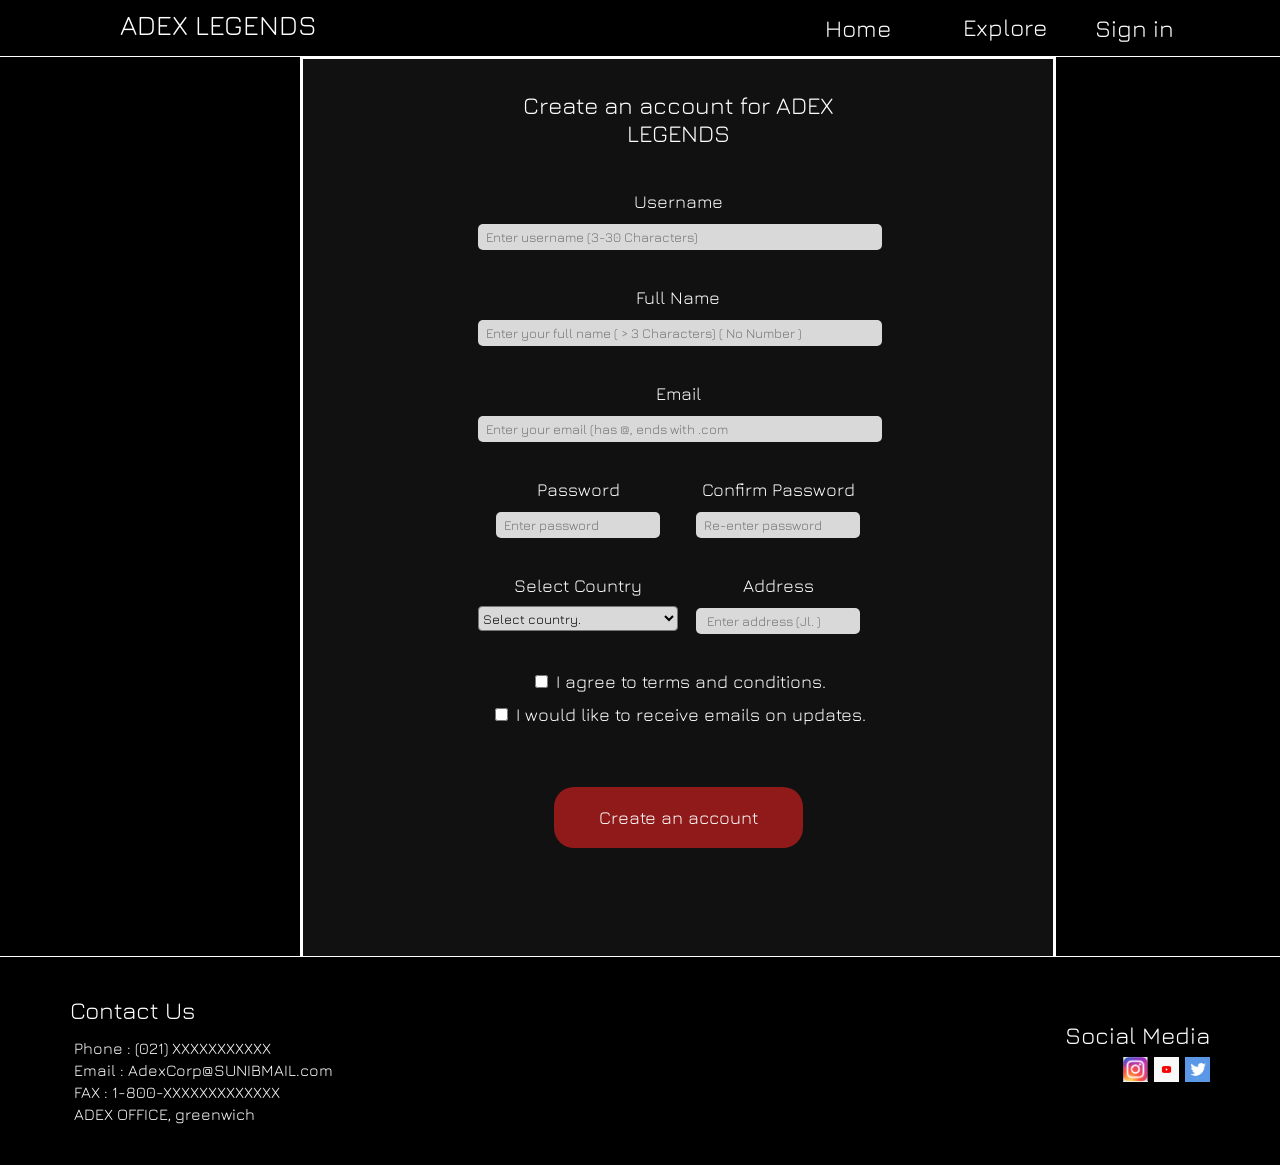
<file: signin.html>
<!DOCTYPE html>


<html>

    <head>
        <title>Sign in</title>
        <link rel = "stylesheet" href = "styles/adex-header.css">
        <link rel = "stylesheet" href = "styles/general.css">
        <link rel = "stylesheet" href = "styles/signin-styles.css">
    </head>

<body>

    <header>
        <div class = "headerss" >
            <div class = "burger-menu" onclick="toggleBurgerMenu()">
                 <div>
                     <img class = "burger-menu-icon" src = "Source IMG/burger-menu.png">
                 </div>
                 <div class = "burger-menu-dropdown" id = "toggle">
                    <a href="legendsPage.html"><div class= "option">Legends</div></a>
                    <a href = "maps.html"><div class= "option">Maps</div></a>
                    <a href = "aboutus.html"><div class= "option">About Us</div></a>
                 </div>
            </div>
            <div class = "Logo">
                ADEX LEGENDS
            </div>
            <div class = "header-right-menu">
                    <div class = "home-icon">
                        <a href = "index.html"> 
                        <img class = "home-icon-image" src = "Source IMG/home-image.png">
                        </a>        
                    </div>
                 
                <a href = "signin.html">
                    <div class = "signin-icon">
                        <a href = "signin.html">
                            <img class = "signin-icon-image" src = "Source IMG/—Pngtree—avatar icon profile icon member_5247852.png">
                        </a>
                    </div>
                </a>
                <div class = "home"><a class = "home-button-header" href="index.html">Home</a></div>
                <div class = "explore">
                    <div>Explore</div>
                    <div class = "explore-dropdown">
                        <a href="legendsPage.html"><div class= "option">Legends</div></a>
                        <a href = "maps.html"><div class= "option">Maps</div></a>
                        <a href = "aboutus.html"><div class= "option">About Us</div></a>
                    </div>
                </div>
                <div class = "signin"><a class = "signin-button-header" href="signin.html">Sign in</a></div>
            </div>
        </div>
    </header>
    
    <div class = "sign-in-page">
            <form class = "sign-in-panel" action="./success.html" onsubmit="return validateInputs()">
            <div class = "sign-in-title-holder"> 
                <div>
                    Create an account for ADEX LEGENDS
                </div>
            </div>
            <div class = "input-holder">
                <div class = "input-title">Username</div>
                <input id = "user-name-input" class = "input-data" type="text" placeholder="  Enter username (3-30 Characters)">
            </div>
            <div class = "input-holder">
                <div class = "input-title">Full Name</div>
                <input id = "full-name-input" class = "input-data" type="text" placeholder="  Enter your full name ( > 3 Characters) ( No Number )">
            </div>
            <div class = "input-holder">
                <div class = "input-title">Email</div>
                <input id = "email-input" class = "input-data" type="text" placeholder="  Enter your email (has @, ends with .com">
            </div>
            <div class = "double-input-holder">
                <div class = "input-holder">
                    <div class = "input-title">Password</div>
                    <input id = "password-input"class = "input-data" type="password" placeholder="  Enter password">
                </div>
                <div class = "input-holder">
                    <div class = "input-title">Confirm Password</div>
                    <input id = "confirm-password-input" class = "input-data" type="password" placeholder="  Re-enter password">
                </div>
            </div>
            <div class = "double-input-holder">
                <div class = "input-holder">
                    <div>
                        <div class = "Select-country">Select Country</div>
                        <select class = "country-choose" name="" id="country-input">
                            <option value = "-1"> Select country. </option>
                            <option value = "Indonesia"> Indonesia </option>
                            <option value = "Malaysia"> Malaysia </option>
                            <option value = "Singapore"> Singapore </option>
                            <option value = "Thailand"> Thailand </option>
                            <option value = "Vietnam"> Vietnam </option>
                        </select>   
                    </div>
                </div>
                <div class = "input-holder">
                    <div class = "input-title">Address</div>
                    <input id = "address-input" class = "input-data" type="text" placeholder="   Enter address (Jl. )">
                </div>
            </div>
            <div class = "input-holder">
                <div class = "input-holder-checkbox">
                    <input id = "agree-input" type = "checkbox"> I agree to terms and conditions.
                </div>
                <div>
                    <input type = "checkbox"> I would like to receive emails on updates.
                </div>
                <div id = "error-not" class = "error-text"></div>
            </div>
            <div class = "sign-in-button-holder">
                <input type = "submit" value = "Create an account" class = "sign-in-button">  
            </div>
        </form>
    </div>
    </form>


    <footer>
        <div class = "footerr" >
            <div class = "footer-left">
                <div class = "footer-big">
                    Contact Us
                </div>
                <div class = "contact"> Phone : (021) XXXXXXXXXXX </div>
                <div class = "contact"> Email : AdexCorp@SUNIBMAIL.com </div>
                <div class = "contact"> FAX : 1-800-XXXXXXXXXXXXX </div>
                <div class = "contact"> ADEX OFFICE, greenwich </div>
            </div>
            <div class = "footer-right">
                <div class = "footer-big">
                    Social Media
                    <div class = "footer-social-media-logos">
                        <img class = "footer-social-media" src = "Source IMG/INSTA_LOGO.png">
                        <img class = "footer-social-media" src = "Source IMG/youtube-logo-illustration.jpg">
                        <img class = "footer-social-media" src = "Source IMG/62399a440fbf6.png">
                    </div>

                </div>
            </div>
        </div>
    </footer>

</body>

<script src = "JavaScript/validation.js"></script>
<script src = "JavaScript/toggleBurgerMenu.js"></script>

</html>
</file>
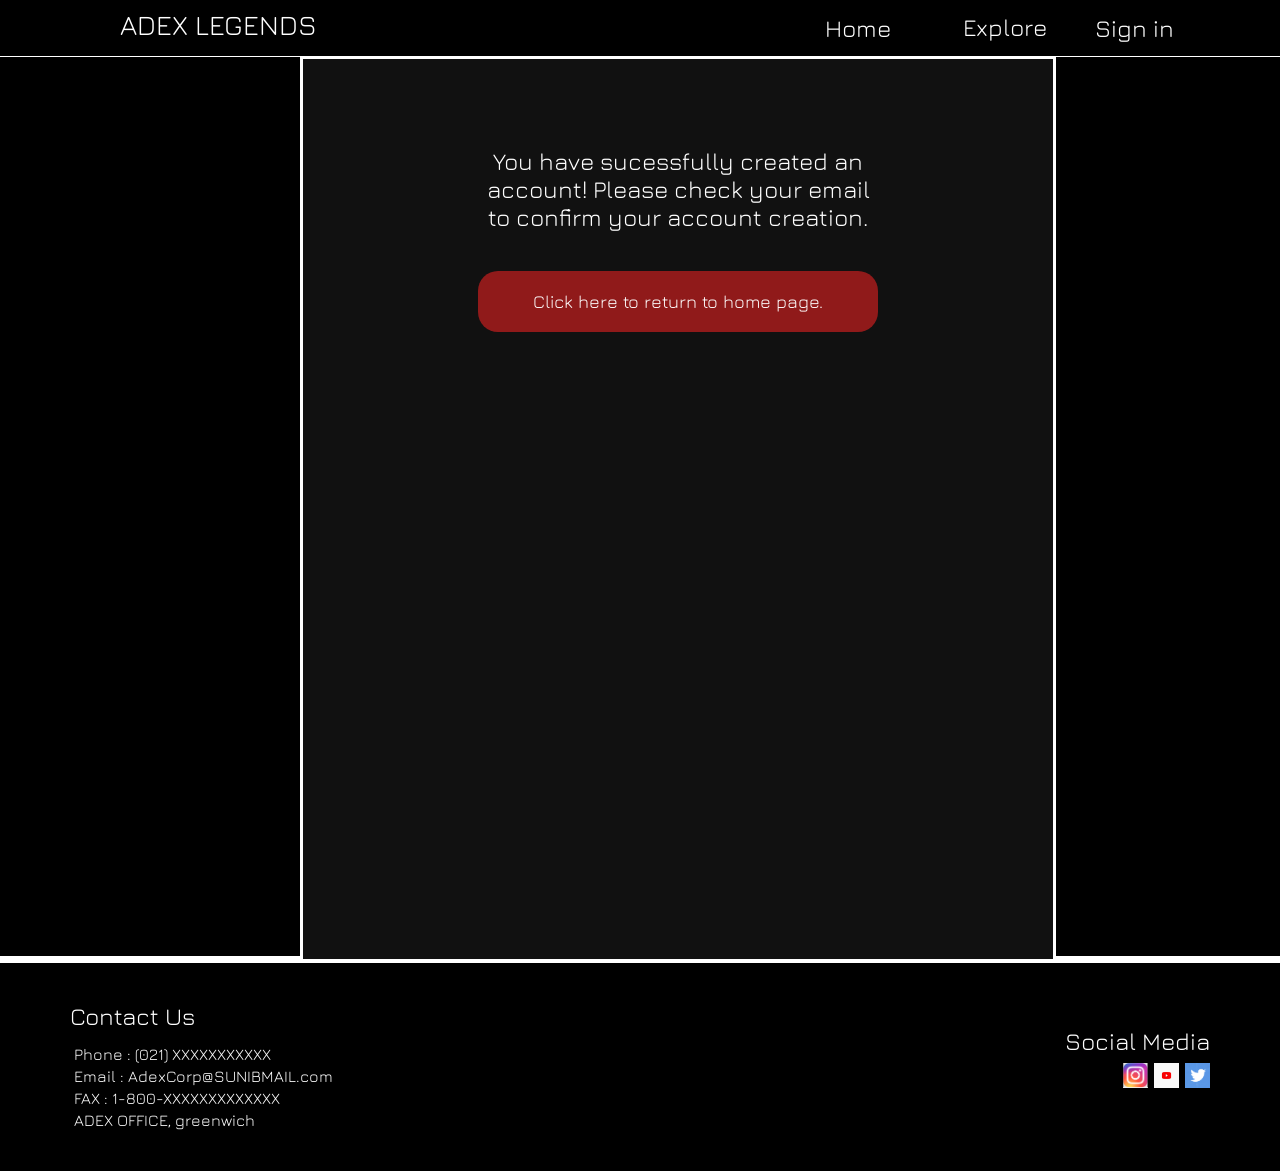
<file: success.html>
<!DOCTYPE html>


<html>

    <head>
        <title>Sign in successful!</title>
        <link rel = "stylesheet" href = "styles/adex-header.css">
        <link rel = "stylesheet" href = "styles/general.css">
        <link rel = "stylesheet" href = "styles/signin-styles.css">
    </head>

<body>

    <header>
        <div class = "headerss" >
            <div class = "burger-menu" onclick="toggleBurgerMenu()">
                 <div>
                     <img class = "burger-menu-icon" src = "Source IMG/burger-menu.png">
                 </div>
                 <div class = "burger-menu-dropdown" id = "toggle">
                    <a href="legendsPage.html"><div class= "option">Legends</div></a>
                    <a href = "maps.html"><div class= "option">Maps</div></a>
                    <a href = "aboutus.html"><div class= "option">About Us</div></a>
                 </div>
            </div>
            <div class = "Logo">
                ADEX LEGENDS
            </div>
            <div class = "header-right-menu">
                    <div class = "home-icon">
                        <a href = "index.html"> 
                        <img class = "home-icon-image" src = "Source IMG/home-image.png">
                        </a>        
                    </div>
                 
                <a href = "signin.html">
                    <div class = "signin-icon">
                        <a href = "signin.html">
                            <img class = "signin-icon-image" src = "Source IMG/—Pngtree—avatar icon profile icon member_5247852.png">
                        </a>
                    </div>
                </a>
                <div class = "home"><a class = "home-button-header" href="index.html">Home</a></div>
                <div class = "explore">
                    <div>Explore</div>
                    <div class = "explore-dropdown">
                        <a href="legendsPage.html"><div class= "option">Legends</div></a>
                        <a href = "maps.html"><div class= "option">Maps</div></a>
                        <a href = "aboutus.html"><div class= "option">About Us</div></a>
                    </div>
                </div>
                <div class = "signin"><a class = "signin-button-header" href="signin.html">Sign in</a></div>
            </div>
        </div>
    </header>
    
    <div class = "sign-in-page">
        <div class = "sign-in-panel">
            <div class = "sign-in-title-holder">
                <br>
                <br> 
                <div>
                    You have sucessfully created an account! Please check your email to confirm your account creation.
                </div>
            </div>
            <a class = "return-home-button" href = "index.html"> Click here to return to home page.</a>
        </div>
    </form>

    <footer>
        <div class = "footerr" >
            <div class = "footer-left">
                <div class = "footer-big">
                    Contact Us
                </div>
                <div class = "contact"> Phone : (021) XXXXXXXXXXX </div>
                <div class = "contact"> Email : AdexCorp@SUNIBMAIL.com </div>
                <div class = "contact"> FAX : 1-800-XXXXXXXXXXXXX </div>
                <div class = "contact"> ADEX OFFICE, greenwich </div>
            </div>
            <div class = "footer-right">
                <div class = "footer-big">
                    Social Media
                    <div class = "footer-social-media-logos">
                        <img class = "footer-social-media" src = "Source IMG/INSTA_LOGO.png">
                        <img class = "footer-social-media" src = "Source IMG/youtube-logo-illustration.jpg">
                        <img class = "footer-social-media" src = "Source IMG/62399a440fbf6.png">
                    </div>

                </div>
            </div>
        </div>
    </footer>

</body>

<script src = "JavaScript/validation.js"></script>
<script src = "JavaScript/toggleBurgerMenu.js"></script>

</html>
</file>
<file: styles/adex-header.css>
.headerss {
    display: flex;
    flex-direction: row;
    position: fixed;
    justify-content: space-between;
    z-index: 105;
    top: 0;
    left: 0; 
    right: 0;
    background-color: rgb(0, 0, 0);
    border: none;
    border-bottom-style: solid;
    border-bottom-color: white;
    border-bottom-width: 1px;
    color: white;
    height: 56px;
}

.home-icon, .signin-icon {
    position: absolute;
    opacity: 0;
}

.home-icon, .signin-icon, .home-icon-image, .signin-icon-image {
    position: absolute;
    width: 35px;
    height: 35px;
    pointer-events: none;
}
.Logo {
    font-size: 28px;
    margin-left: 70px;
    padding-top: 8px;
    flex: 5;
}

.header-right-menu {
    flex: 1;
    display:flex;
    margin-right: 70px;
    align-items: center;
}

.home, .signin, .explore {
    font-size: 24px;
    margin-left: 25px;
    margin-right: 25px;
    width: 90px;
}



.footerr {
    position: relative;
    z-index: 104;
    color: white;
    display: flex;
    flex-direction: row;
    align-items: center;
    border-style: solid;
    border-top-color: white;
    border-width: 0;
    border-top-width: 1px;
    height: 208px;
    bottom: 0;
    left: 0;
    right: 0;
    background-color: black;
}



.footer-left {
    margin-left: 70px;
    flex: 1;
}

.footer-right {
    margin-right: 70px;
    flex: 1;
    text-align: right;
}

.footer-big {
    font-size: 24px;
    margin-bottom: 15px;
}

.footer-social-media-logos {
    margin-top: 8px;
}

.footer-social-media {
    object-fit: cover;
    width: 25px;
    height: 25px;
}

.contact {
    margin: 4px;
}

.burger-menu {
    opacity: 0;
    flex: 0;
    position: relative;
    vertical-align: middle;
    pointer-events: none;
}



.burger-menu-icon {
    margin-left: 25px;
    margin-top: 15px;
    margin-bottom: 15px;
    width: 25px;
    height: 25px;
}

.burger-menu-dropdown {
    pointer-events: none;
    opacity: 0;
    text-align: center;
    position: absolute;
    height: 100vh;
    width: 20vh;
    top: 55px;
    background-color: rgb(0, 0, 0);
    border-right-style: solid;
    border-right-width: 1px;
}



.burger-menu-dropdown .option {
    margin-top: 10px;
    margin-bottom: 10px;
    font-size: 12px;
}


.home-button-header, .signin-button-header {
    color:  white;
    text-decoration: none;
    transition: color 0.15s;
}

.explore{
    position: relative;
    max-width: 100%;
    height: 100%;
    text-align: center;
    padding-top: 25px;
    margin-left: 20px;
    margin-right: 20px;
    transition: color 0.15s;
}


.explore:hover, .home-button-header:hover, .home:hover, .signin:hover, .signin-button-header:hover {
    color: rgb(190, 24, 24);
}



.explore:hover .explore-dropdown{
    opacity: 1;
    pointer-events: all;
}

.explore-dropdown{
    opacity: 0;
    pointer-events: none;
    background-color: rgb(0, 0, 0);
    text-align: center;
    position: absolute;
    font-size: 15px;
    height: 225px;
    top: 68px;
    left: -25px;
    right: -25px;
    padding-top: 5px;
    padding-bottom: 20px;
    border-style: solid;
    border-top: none;
    border-width: 2px;
}

.explore-dropdown, .explore-dropdown .option {
    border-color: white;
}

.explore-dropdown .option {
    margin-top: 25px;
}

.option {
    padding: 8px;
    font-size: 18px;
    border-style: solid;
    border-width: 2px;
    margin-left: 10px;
    margin-right: 10px;
    transition: border-color 0.15s, color 0.15s;
}

.option a {
    transition: color 0.15s;
}

.option:hover {
    border-color: rgb(190, 24, 24);
    color: rgb(190, 24, 24);
}

.option:hover a {
    color: rgb(190, 24, 24);
}

@media (max-width: 800px) {
    .Logo {
        font-size: 28px;
        margin-left: 25px;
        padding-top: 8px;
        flex: 5;
    }
    
    .header-right-menu {
        flex: 1;
        display:flex;
        margin-right: 25px;
        align-items: center;
    }
    
    .header-right-menu div {
        font-size: 12px;
        margin-left: 25px;
        margin-right: 25px;
        width: 12px;
    }
    .footerr {
        position: relative;
        z-index: 104;
        color: white;
        display: flex;
        flex-direction: row;
        align-items: center;
        border-style: solid;
        border-top-color: white;
        border-width: 0;
        border-top-width: 1px;
        height: 208px;
        bottom: 0;
        left: 0;
        right: 0;
        background-color: black;
    }
    
    .footer-left {
        margin-left: 25px;
        flex: 1;
    }
    
    .footer-right {
        margin-right: 25px;
        flex: 1;
        text-align: right;
    }
    .burger-menu {
        opacity: 1;
        flex: 0;
        position: relative;
        pointer-events: all;
    }
    .home, .explore, .signin {
        opacity: 0;
        position: absolute;
        pointer-events: none;
    }
    .home-icon, .signin-icon, .home-icon-image, .signin-icon-image {
        position: relative;
        background-color: white;
        opacity: 1;
        pointer-events: all;
    }

    
}
</file>
<file: styles/general.css>
@font-face {
    font-family: Jura;
    src: url("Fonts/Jura/static/Jura-Regular.ttf");
}

body {
    margin: 0;
    margin-top: 56px;
    padding: 0;
    font-family: Jura;
}

a {
    text-decoration: none;
    color: white;
}
</file>
<file: styles/aboutus-styles.css>
.aboutus-landing-images {
    position: relative;
    width: 100%;
    height: 100vh;
    display: grid;
    grid-template-columns: 1fr 1fr;
    
}

.aboutus-landing-image {
    object-fit: cover;
    width: 100%;
    height: 100%;
}

.aboutus-landing-gamemodes {
    background-color: rgba(17, 17, 17, 0.89);
    position: absolute;
    height: 250px;
    bottom: 8%;
    left: 0;
    right: 0;
    color: white;
}

.aboutus-landing-gamemodes-divide {
    height: 100%;
    display: grid;
    margin-left: 70px;
    margin-right: 70px;
    grid-template-columns: 4fr 3.5fr 4fr;
}

.divide-component {

    display: grid;
    grid-template-rows: 100px 100px 50px;
}

.divide-component-center {

    text-align: center;
}

.divide-middle-text-container {
    margin-top: 90px;
}

.about-us-text {
    font-size: 12px;
}

.gamemodes-text {
    font-size: 42px;
}

.divide-gamemode-desc {
    padding-top: 25px;
    padding-left: 100px;
    padding-right: 100px;
    vertical-align: middle;
    text-align: center;
}

.divide-button-holder {
    text-align: center;
}

.divide-button {
    border: none;
    height: 100%;
    width: 200px;
    background-color: rgb(255, 255, 255);
    color: rgb(144, 26, 26);
    font-size: 38px;
    font-family: Jura;
    font-weight: bold;
    pointer-events: all;
}

.divide-view-map {
    padding-top: 15px;
    text-align: center;
}

.gamemode-intro {
    padding-top: 30px;
    padding-bottom: 30px;
    background-color: rgb(183, 90, 5);
    width: 100%;
    height: 720px;
    display: grid;
    grid-template-rows: 3fr 1fr 2fr;
    position: relative;
}

.gamemode-image-container{
    width: 100%;
    height: 100%;
    overflow: hidden;
}

.gamemode-image {
    width:100%;
    height: 100%;
    overflow: hidden;
    object-fit: cover;
    object-position: left;
}

.gamemode-title {
    margin-top: 25px;
    color: white;
    text-align: center;
    min-width: 750px;
    font-size: 42px;
}

.gamemode-description {
    position: absolute;
    color: white;
    bottom: 200px;
    left: 0;
    right: 0;
    min-width: 500px;
    margin-left: 25px;
    margin-right: 25px;
    text-align: center;
    font-size: 24px;
}



.gamemode-flow, .gamemode-flow-arenas {
    padding-bottom: 350px;
    background-color: rgb(17, 17, 17);
    color: white;
}

.gamemode-flow-arenas {
    padding-bottom: 0;
}


.gamemode-flow-title {
    padding: 55px;
    text-align: center;
    font-size: 42px;
}

.gameplay-flow-left {
    display: grid; 
    grid-template-columns: 2fr 2fr;
    margin-left: 70px;
    margin-right: 70px;
    height: 360px;
    background-color: black;
    border-style: solid;
    border-color: white;
    border-width: 1px;
    margin-bottom: 125px;
}

.gameplay-flow-texts {
    height: 360px;
    text-align: center;
    vertical-align: middle;
}

.gameplay-flow-texts-container {
    padding-top: 75px;
}

.gameplay-flow-title {
    padding-top: 25px;
    font-size: 32px;
}

.gameplay-flow-description {
    padding-top: 55px;
    font-size: 24px;
    margin-left: 20px;
    margin-right: 20px;
}

.gameplay-flow-image {
    width: 100%;
    height: 360px;
}

.flow-image-container {
    width: 100%;
    height: 100%;
    object-fit: cover;
}

.divide-button {
    transition: color 0.15s, background-color 0.15s;
}

.divide-button:hover {
    color: white;
    background-color: rgb(183, 90, 5);
}

@media (max-width: 800px) {
    .gamemode-image-container{
    }
    
    .gamemode-image {
    }
    
    .gamemode-intro {
        padding-top: 30px;
        padding-bottom: 30px;
        width: 100%;
        height: 500px;

    }
    .gamemode-description {
        color: white;
        bottom: 35px;
        left: 0;
        right: 0;
        min-width: 150px;
        margin-left: 25px;
        margin-right: 25px;
        text-align: center;
        font-size: 18px;
    }
    .gamemode-title {
        margin-top: 25px;
        margin-left: 25px;
        margin-right: 25px;
        min-width: 500px;
        font-size: 32px;
    }
    .gameplay-flow-left {
        display: grid; 
        grid-template-columns: 1fr;
        margin: 0;
        height: 750px;
        width: 100%;
        background-color: black;
        border-style: solid;
        border-color: white;
        border-width: 1px;
        margin-bottom: 125px;
        padding: 0;
    }
    .gameplay-flow-image {
        width: 100%;
        height: 100%;
        object-fit: cover;
    }

    .flow-image-container {
        width: 100%;
        height: 350px;
    }

    .gameplay-flow-description {
        padding-top: 15px;
        font-size: 24px;
        margin-left: 20px;
        margin-right: 20px;
    }
    .gameplay-flow-title {
        padding-top: 0px;
        font-size: 32px;
    }
    .aboutus-landing-gamemodes-divide {
        height: 100%;
        display: grid;
        margin-left: 25px;
        margin-right: 25px;
        grid-template-columns: 4fr 0.5fr 4fr;
    }
    .divide-component-center {
        text-align: top;
    }
    
    .divide-middle-text-container {
        margin-top: 28px;
        position: absolute;
        left: 0;
        right: 0;
    }
    .about-us-text {
        font-size: 8px;
    }
    .gamemodes-text {
        font-size: 30px;
    }
    .divide-button {
        margin-top: 75px;
        border: none;
        height: 100px;
        width: 200px;
        background-color: rgb(255, 255, 255);
        color: rgb(144, 26, 26);
        font-size: 32px;
        font-family: Jura;
        font-weight: bold;
    }
    .divide-gamemode-desc {
        position: absolute;
        opacity: 0;
        display: none;
    }

    .divide-view-map {
        margin-top: 75px;
    }
}
</file>
<file: styles/legend-view-style.css>
.legends-background {
    background-color: rgb(17, 17, 17);
}

.legend-panels-holder {
    display: flex;
    flex-direction: row;
    margin-left: 70px;
    margin-right: 70px;
    background-color: rgba(0, 0, 0, 0);
    height: 100vh;
}

.legend-description-panel {
    background-color: rgb(0,0,0);
    flex: 3;
    border-style: solid;
    border-top: none;
    border-bottom: none;
    border-left-color: white;
}

.legend-image-panel {
    min-width: 350px;
    height: 100%;
    background-color: rgba(0, 0, 0, 0.70);
    border-style: solid;
    border-top: none;
    border-bottom: none;
    border-left-color: rgb(169, 1, 1);
    border-right-color: rgb(169, 1, 1);
    border-width: 12px;
    flex:  2;
}

.legend-description-grid {
    min-width: 500px;
    padding: 100px;
    display: grid;
    grid-template-rows: 75px 80px 70px auto;
    color: white;
}

.legend-name {
    font-size: 32px;
    vertical-align: middle;
}

.legend-description {
    width: 340px;
}

.legend-ability-title {
    margin-top: 25px;
    font-size: 32px;
}

.legend-abilities div{
    margin-top: 8px;
    margin-bottom: 8px;
    font-size: 18px;
}

.legend-image {
    width: 100%;
    height: 100%;
    object-fit: cover;
    object-position: top;
}

@media (max-width: 800px) {
    .legend-panels-holder {
        display: flex;
        flex-direction: column-reverse;
        background-color: rgba(0, 0, 0, 0);
        height: 100%;
        margin: 0;
    }
    .legend-description-panel {
        background-color: rgb(0,0,0);
        flex: 1;
        border-style: solid;
        border-top-color: white;
        border-top-width: 1px;
        border-bottom: none;
        border-left: none;
    }
    .legend-description-grid {
        min-width: 0;
        padding: 50px;
        display: grid;
        grid-template-rows: 75px 80px 70px auto;
        color: white;
    }
    
    .legend-name {
        font-size: 24px;
        text-align: center;
    }
    
    .legend-description {
        width: auto;
        text-align: center;
    }
    
    .legend-ability-title {
        margin-top: 0px;
        font-size: 24px;
        text-align: center;
    }
    
    .legend-abilities div{
        margin-left: 45px;
        margin-top: 4px;
        margin-bottom: 8px;
        font-size: 16px;
    }
    
    .legend-image-panel {
        width: 30%;
        min-width: 0;
        height: 2px;
        padding-left: 50px;
        padding-right: 50px;
        margin-left: auto;
        margin-right: auto;
        background-color: rgba(0, 0, 0, 0.70);
        border-style: solid;
        border-top: none;
        border-bottom: none;
        border-left-color: rgb(169, 1, 1);
        border-right-color: rgb(169, 1, 1);
        border-width: 12px;
        flex:  1;
    }
}
</file>
<file: styles/legends-page.css>
body {
    background-color: rgb(17, 17, 17);
}
.legends-background {
    margin-top: 125px;
    margin-bottom: 75px;
    width: 100%;
    height: 100vh;
    display: grid; 
    grid-template-rows: 1fr 2fr auto;
    padding-bottom: 25px;
}

.legends-background-title, .legends-background-description {
    color: white;
}

.legends-background-title {
    text-align: center;
    font-size : 38px;
}

.legends-background-description {
    font-size: 24px;
    width: 560px;
    margin-top: 25px;
    margin-bottom: 75px;
    margin-left: auto;
    margin-right: auto;
}

.legends-list { 
    margin-top: 75px;
    background-color: rgb(154, 58, 58);
}

.legend-card-container {
    margin-left: 70px;
    margin-right: 70px;
    display: grid;
    height: 100%;
    grid-template-columns: 200px 200px 200px 200px 200px 200px;
}

.legend-card {
    position: relative;
    margin-top: 25px;
    margin-bottom: 25px;
    margin-left: 10px;
    margin-right: 10px;
    height: 225px;
    background-color: rgb(212, 212, 212);
    transition: box-shadow 0.15s;
}

.legend-card-image {
    object-fit: cover;
    object-position: top;
    width: 100%;
    height: 100%;
}

.legend-card:hover {
    box-shadow: 0px 0px 15px rgb(255, 0, 0);
}

.legend-card:hover .legend-card-name {
    background-color: rgba(255, 0, 0, 0.5);
    width: auto;
    left: 0;
    bottom: 0;
    top: 0;
    right: 0;
    text-align: center;
    padding-top: 50%;
    font-size: 24px;
}

.legend-card:active .legend-card-name{
    background-color: rgba(245, 115, 115, 0.5);
}

.legend-card-name {
    position: absolute;
    bottom: 0;
    left:0;
    background-color: red;
    color: white;
    width: 100px;
    padding: 5px;
    text-align: center;
    pointer-events: none;
    transition: all 0.15s;
}

@media (max-width: 800px) {
    .legends-background {
        margin-top: 125px;
        margin-bottom: 45px;
        height: 100vh;
        display: grid; 
        grid-template-rows: 1fr 1fr auto;
        padding-bottom: 100vh;
    }
    .legend-card-container {
        margin-left: 25px;
        margin-right: 25px;
        display: grid;
        height: 100%;
        grid-template-columns: 1fr 1fr;
    }
    .legend-card {
        position: relative;
        margin-top: 25px;
        margin-bottom: 25px;
        margin-left: 10px;
        margin-right: 10px;
        height: 225px;
        background-color: rgb(212, 212, 212);
    }
    
    .legends-background-description {
        font-size: 18px;
        width: 350px;
        text-align: center;
        margin-top: 10px;
        margin-bottom: 75px;
        margin-left: auto;
        margin-right: auto;
        
    }
    
}
</file>
<file: styles/maps-styles.css>
.battle-royale-maps, .arenas-maps {
    color: white;
    height: 720px;
    text-align: center;
    padding-left: 70px;
    padding-right: 70px;
    padding-top: 35px;
    padding-bottom: 35px;
}

.battle-royale-maps {
    background-color: rgb(0, 0, 0);
}

.arenas-maps {
    background-color: rgb(17, 17, 17);
}

.maps-title {
    font-size: 28px;
}

.maps-description {
    margin-top: 38px;
    font-size: 28px;
}

.battle-royale-maps-container {
    display: grid;
    grid-template-columns: auto auto;
    margin-top: 175px;
}

.arenas-maps-container {
    display: grid;
    grid-template-columns: auto auto auto;
    margin-top: 175px;
}

.map-container-br {
    margin-right: auto;
    margin-left: auto;
    padding: 15px;
    display: grid;
    grid-template-rows: 230px 60px;
    width: 563px;
    height: 290px;
}

.map-container-ar {
    margin-right: auto;
    margin-left: auto;
    padding: 4px;
    display: grid;
    grid-template-rows: 150px 50px;
    width: 360px;
    height: 200px;
    margin-bottom: 10px;
}   

.map-image-br {
    width: 100%;
    height: 100%;
    object-fit: cover;
}

.map-image-ar {
    width: 100%;
    height: 100%;
    object-fit: cover;
}

.map-text {
    background-color: rgb(217, 217, 217);
    color: black;
    font-size: 28px;
    position: relative;
}

.map-text-ar {
    font-size: 24px;
    background-color: rgb(217, 217, 217);
    color: black;
    position: relative;
}

.map-text-ar div {
    position: absolute;
    top: 10px;
    left: 0px;
    right: 0px;
}

.map-text div {
    position: absolute;
    top: 10px;
    bottom: 10px;
    left: 0;
    right: 0;
}

@media (max-width: 800px) {
    .battle-royale-maps-container {
        grid-template-columns: 50% 50%;
        margin-top: 65px;
    }
    .map-container-br {
        margin-right: auto;
        margin-left: auto;
        padding: 2px;
        display: grid;
        grid-template-rows: 200px 40px;
        width: 95%;
        height: 240px;
    }
    
    .map-text {
        font-size: 18px;
        position: relative;
    }
    .arenas-maps-container {
        display: grid;
        grid-template-columns: 50% 50%;
        margin-top: 65px;
    }
    .map-container-ar {
        margin-right: 10px;
        margin-left: 10px;
        display: grid;
        grid-template-rows: 90px 35px;
        width: auto;
        height: 125px;
        margin-bottom: 10px;
    }
    .battle-royale-maps, .arenas-maps {
        text-align: center;
        padding-left: 25px;
        padding-right: 25px;
        padding-top: 35px;
        padding-bottom: 35px;
        margin: 0;
    }
    .map-text-ar {
        font-size: 18px;
        background-color: rgb(217, 217, 217);
        color: black;
        position: relative;
    }
}
</file>
<file: styles/signin-styles.css>
.sign-in-page {
    margin-top: 55px;
    background-color: black;
    height: 100vh;
    width: 100%;
}

.sign-in-panel {
    background-color: rgb(17, 17, 17);
    margin-left: 300px;
    margin-right: 300px;
    min-width: 750px;
    height: 100%;
    border-style: solid;
    border-left-color: white;
    border-right-color: white;
    color: white;
    display: grid; 
    grid-template-rows: 1fr 1fr 1fr 1fr 1fr 1fr 1fr 2fr;
    justify-content: center;
}

.error-text {
    color: red;
    margin-bottom: 5px;
}

.sign-in-title-holder {
    margin-top: 32px;
    font-size: 24px;
    width: 100%;
    height: 100px;
    width: 400px;
    text-align: center;
}

.input-holder {
    text-align: center;
    font-size: 18px;
    width: 400px;
}

.input-holder-checkbox {
    margin-bottom: 12px;
}
.double-input-holder {
    display: grid;
    font-size: 18px;
    width: 100%;
    grid-template-columns: 1fr 1fr;
    justify-content: space-between;
}

.double-input-holder .input-holder {
    width: 100%;
    text-align: middle;
}

.double-input-holder .input-holder input {
    width: 80%;
}

.input-data {
    margin-top: 12px;
    width: 100%;
    padding-top: 5px;
    padding-bottom: 5px;
    background-color: rgb(217, 217, 217);
    border-style: solid;
    border: none;
    border-radius: 5px;
    font-family: Jura;
}

.Select-country {
    margin-bottom: 10px;
}

.country-choose {
    width: 100%;
    height: 25px;
    background-color: rgb(217, 217, 217);
    border-radius: 4px;
    font-family: Jura;
}

.sign-in-button-holder {
    margin-top: 20px;
    text-align: center;
}

.sign-in-button {
    background-color: rgb(144, 26, 26);
    font-size: 18px;
    font-family: Jura;
    color: white;
    border: none;
    border-radius: 20px;
    padding: 45px;
    padding-top: 20px;
    padding-bottom: 20px;
}

.return-home-button {
    margin-top: 80px;
    background-color: rgb(144, 26, 26);
    font-size: 18px;
    font-family: Jura;
    color: white;
    border: none;
    border-radius: 20px;
    padding: 45px;
    padding-top: 20px;
    padding-bottom: 20px;
    text-align: center;
}


@media (max-width: 800px) {
    .sign-in-panel {
        background-color: rgb(17, 17, 17);
        margin-left: 0px;
        margin-right: 0px;
        margin-bottom: 180px;
        min-width: 350px;
        height: 100%;
        border: none;
        color: white;
        display: grid;
        grid-template-rows: 1fr 1fr 1fr 1fr 1fr 1fr 1fr 2fr;
        justify-content: center;
        overflow-y: scroll;
    }
    .double-input-holder {
        display: grid;
        font-size: 12px;
        width: 100%;
        grid-template-columns: 1fr;
        justify-content: space-between;
    }
    .input-title {
        font-size: 15px; 
    }
    .input-holder {
        margin-top: 8px;
        margin-bottom: 8px;
    }
    .input-data {
        margin-top: 4px;
        width: 100%;
        padding-top: 3px;
        padding-bottom: 3px;
        background-color: rgb(217, 217, 217);
        border-style: solid;
        border: none;
        border-radius: 5px;
        font-family: Jura;
    }

}
</file>
